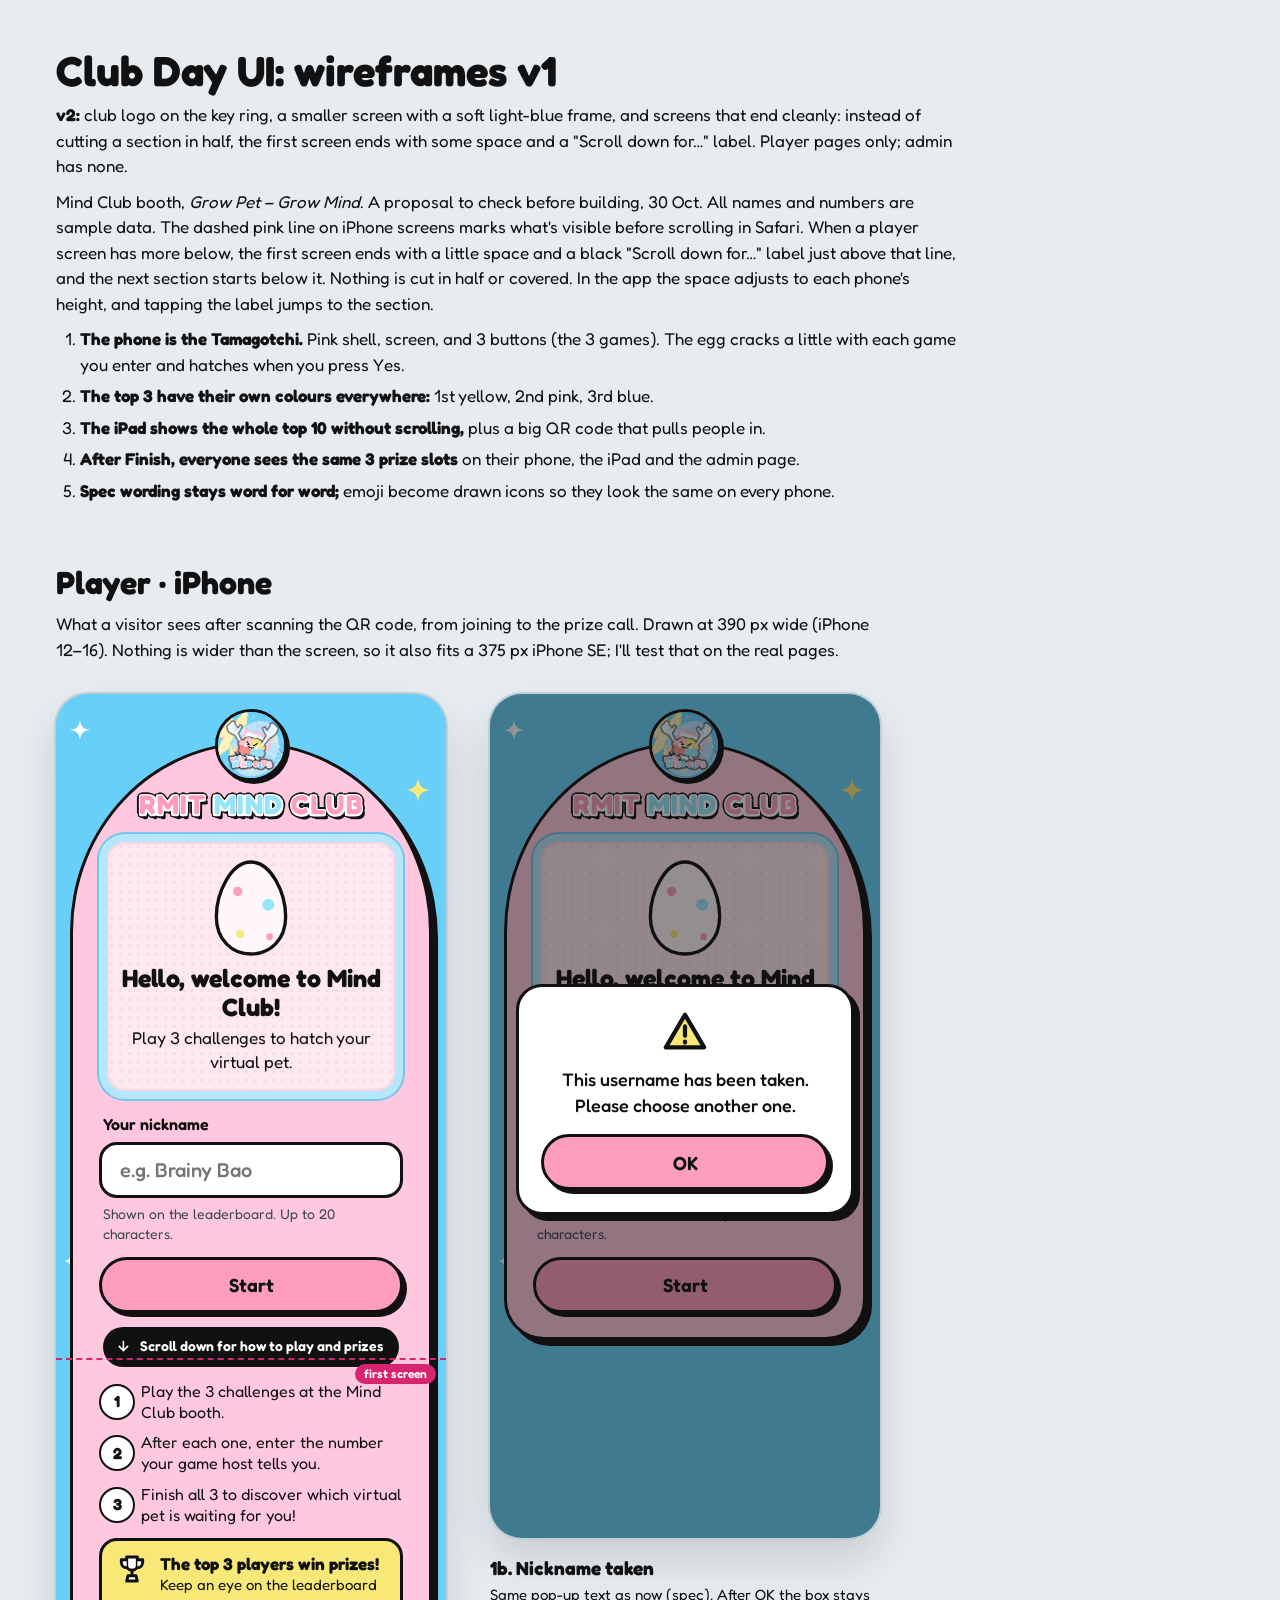
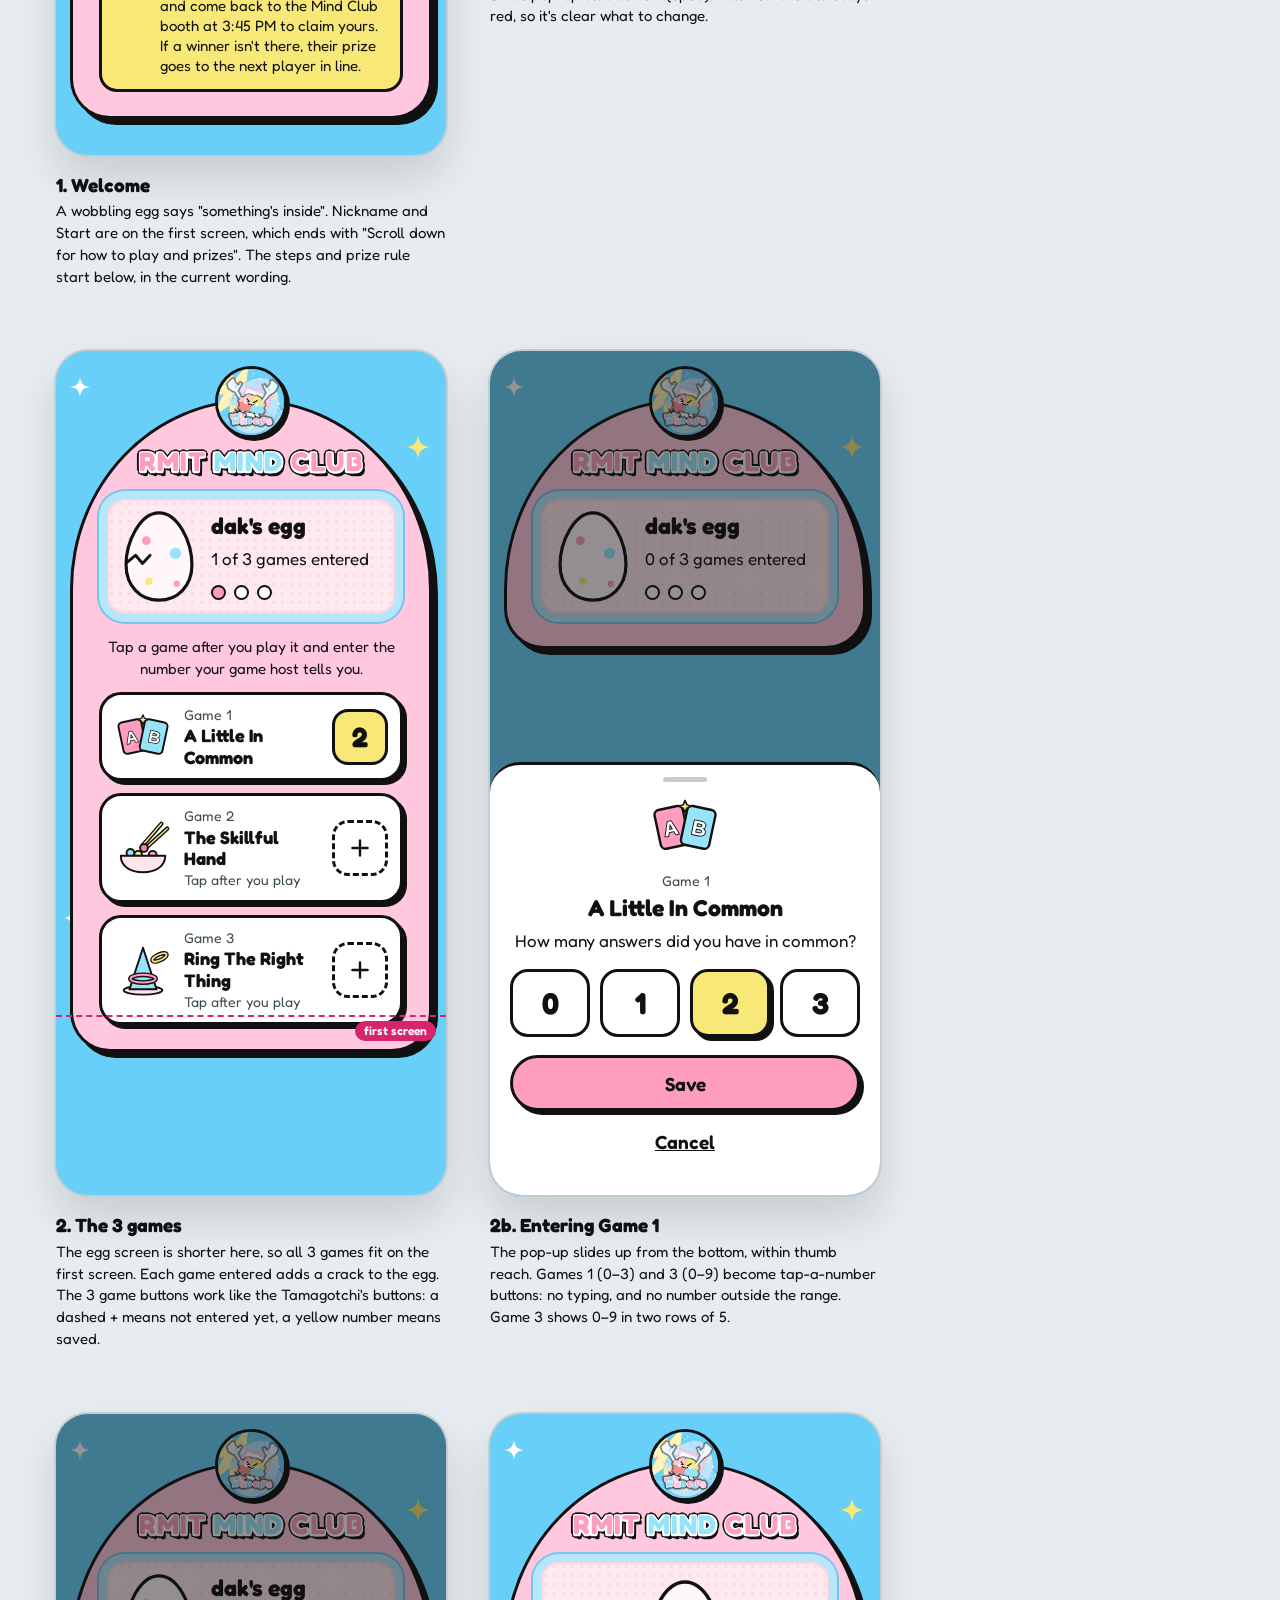
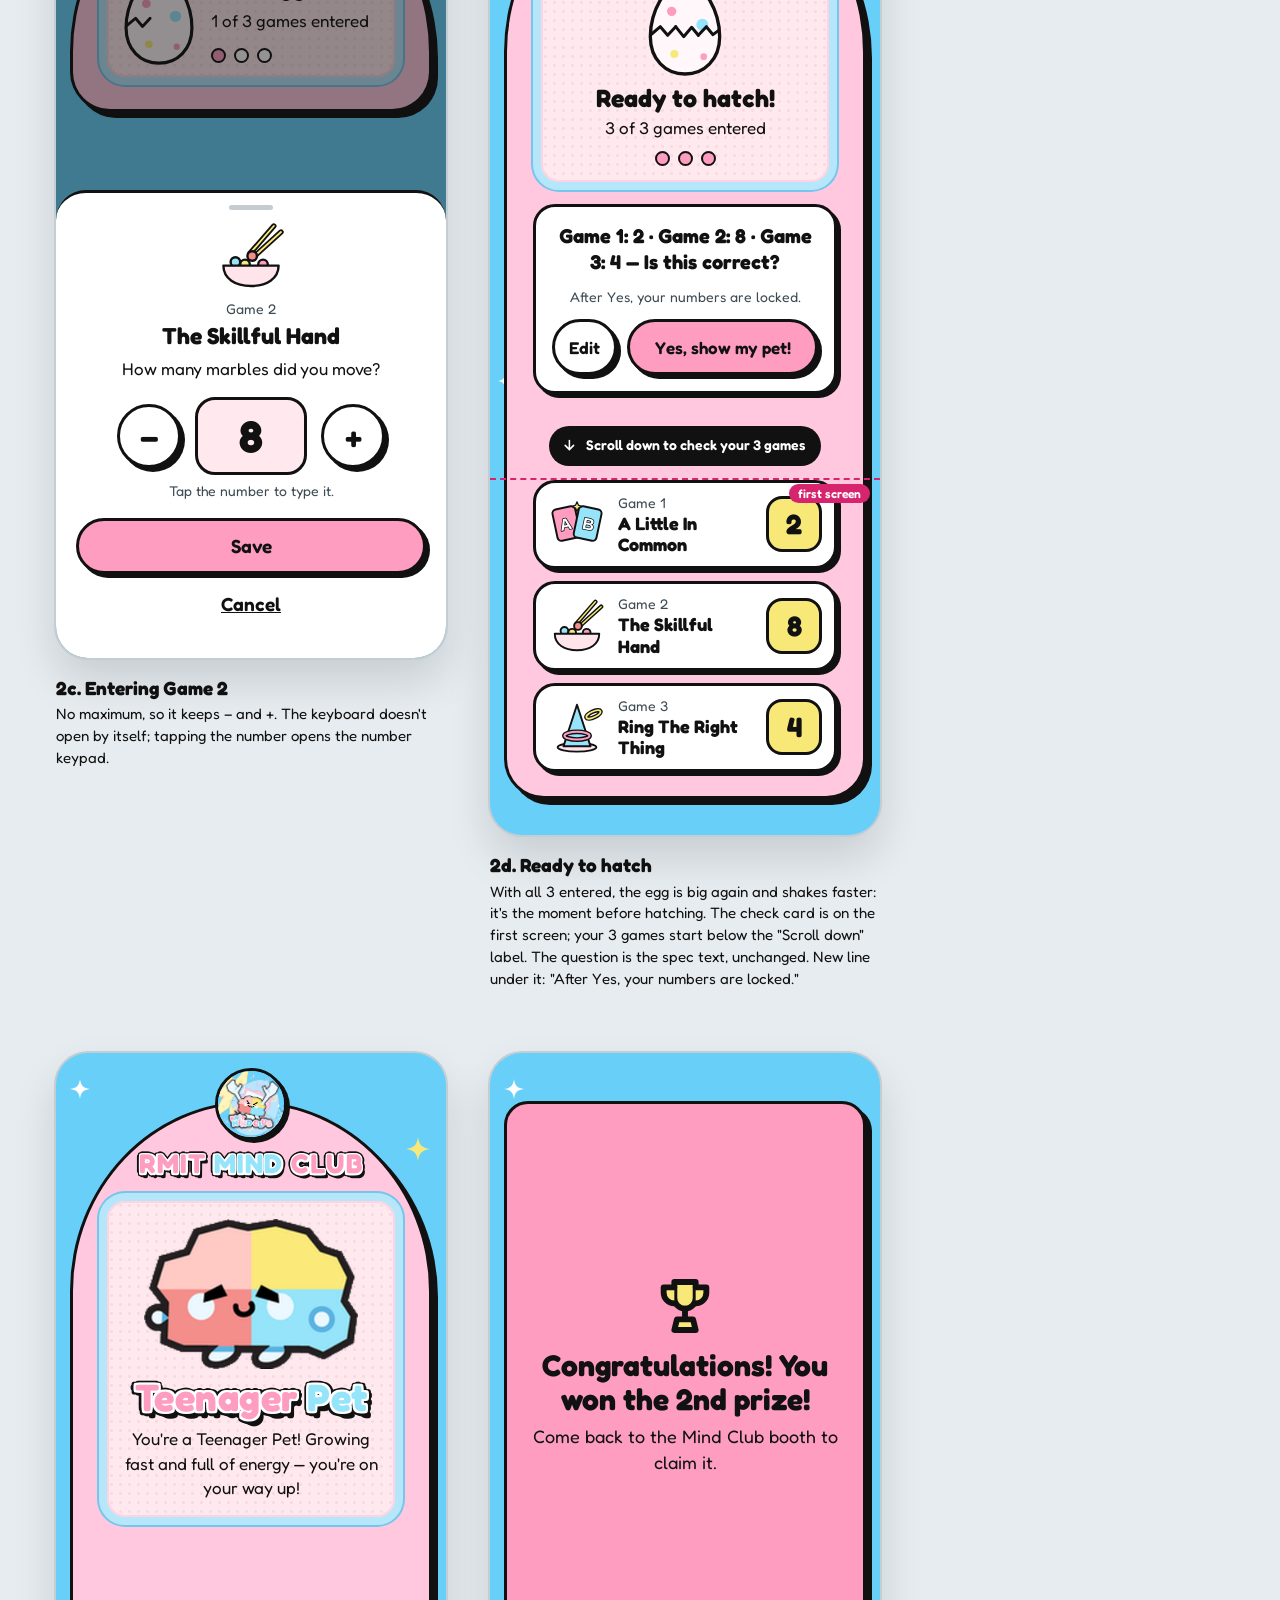
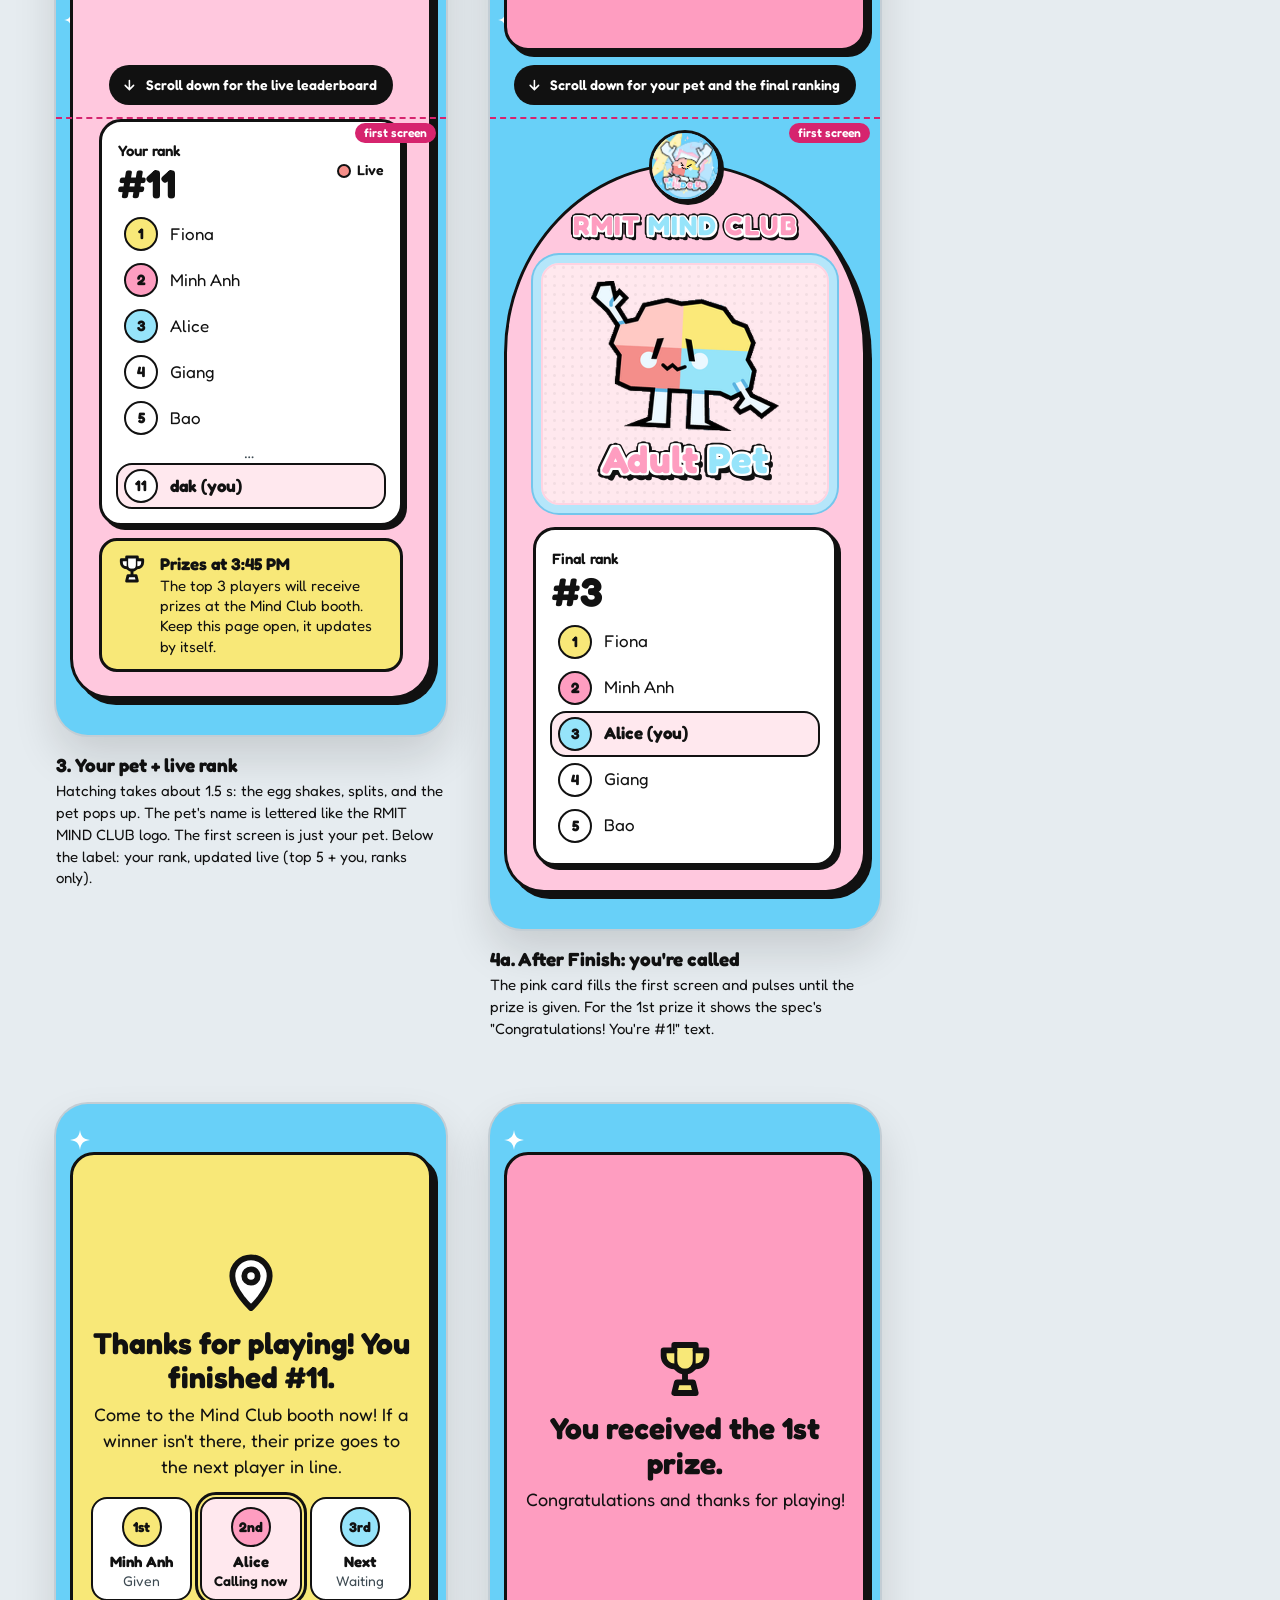
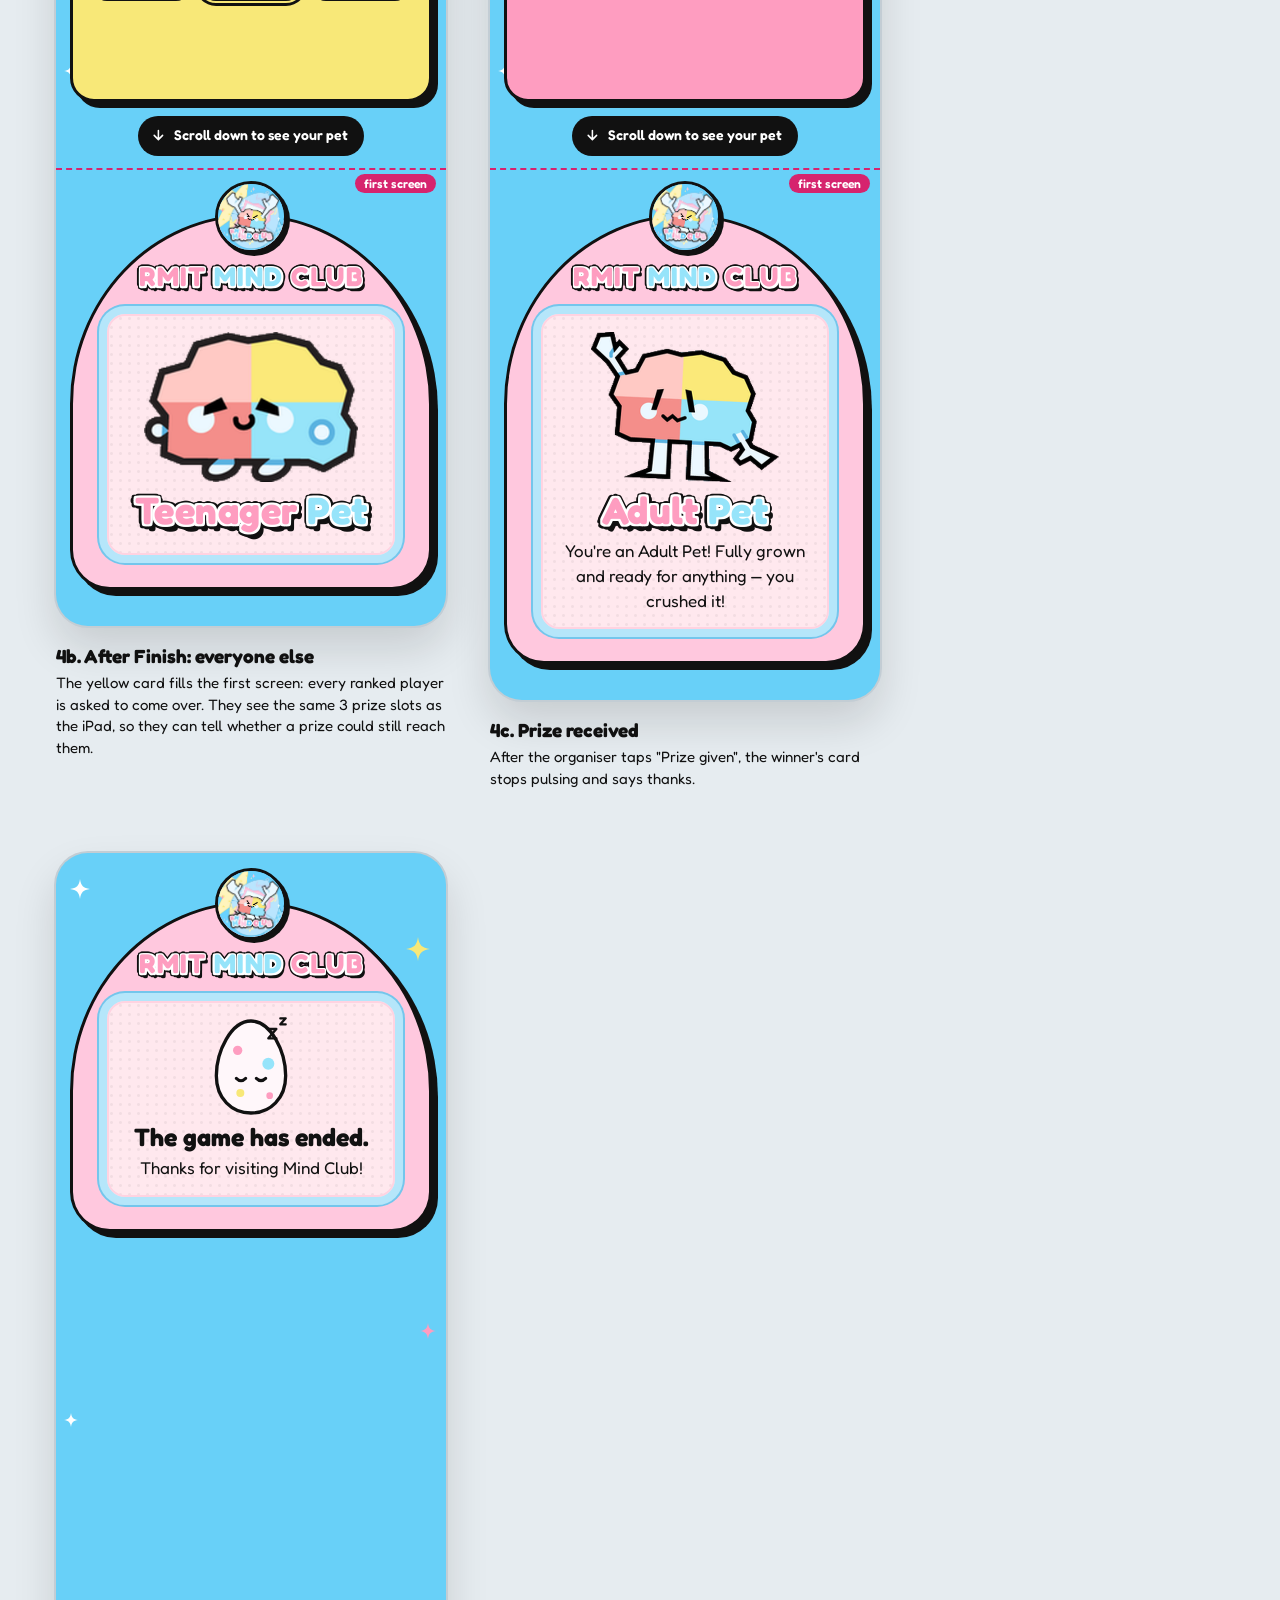
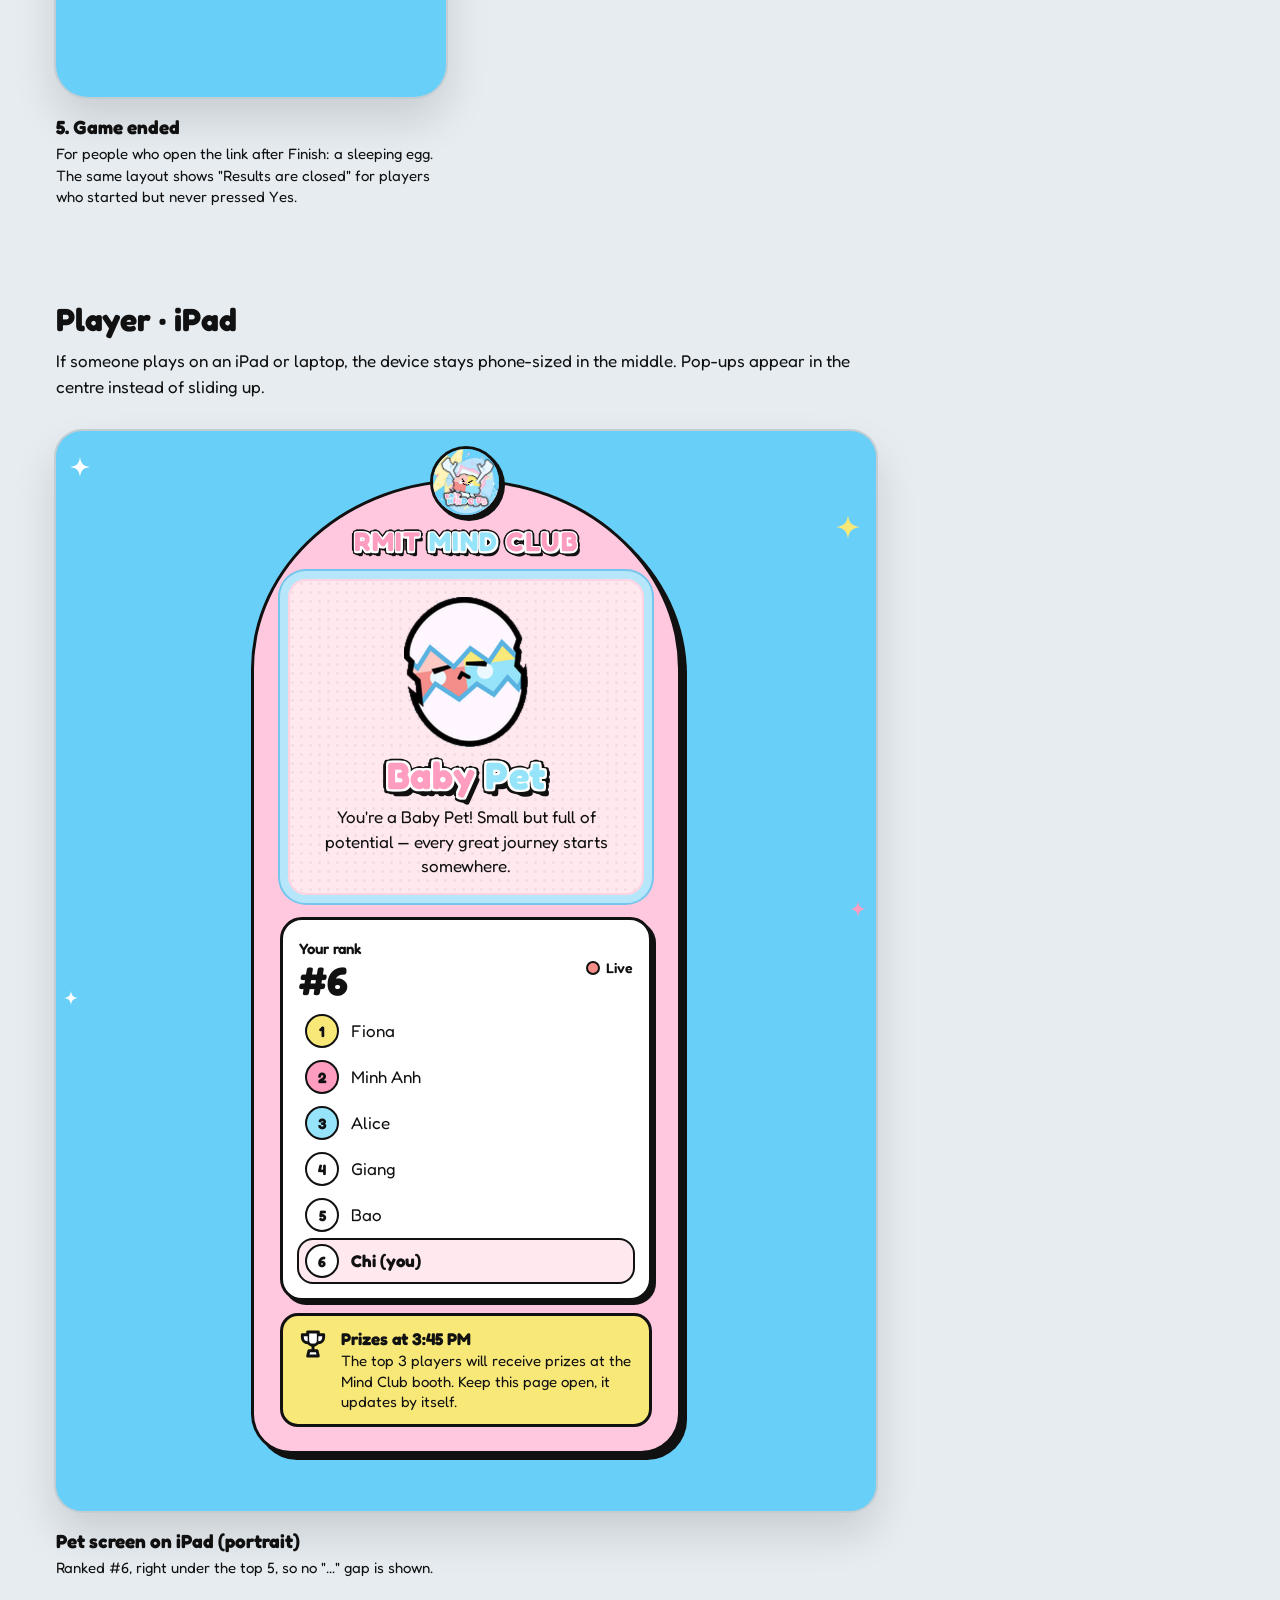
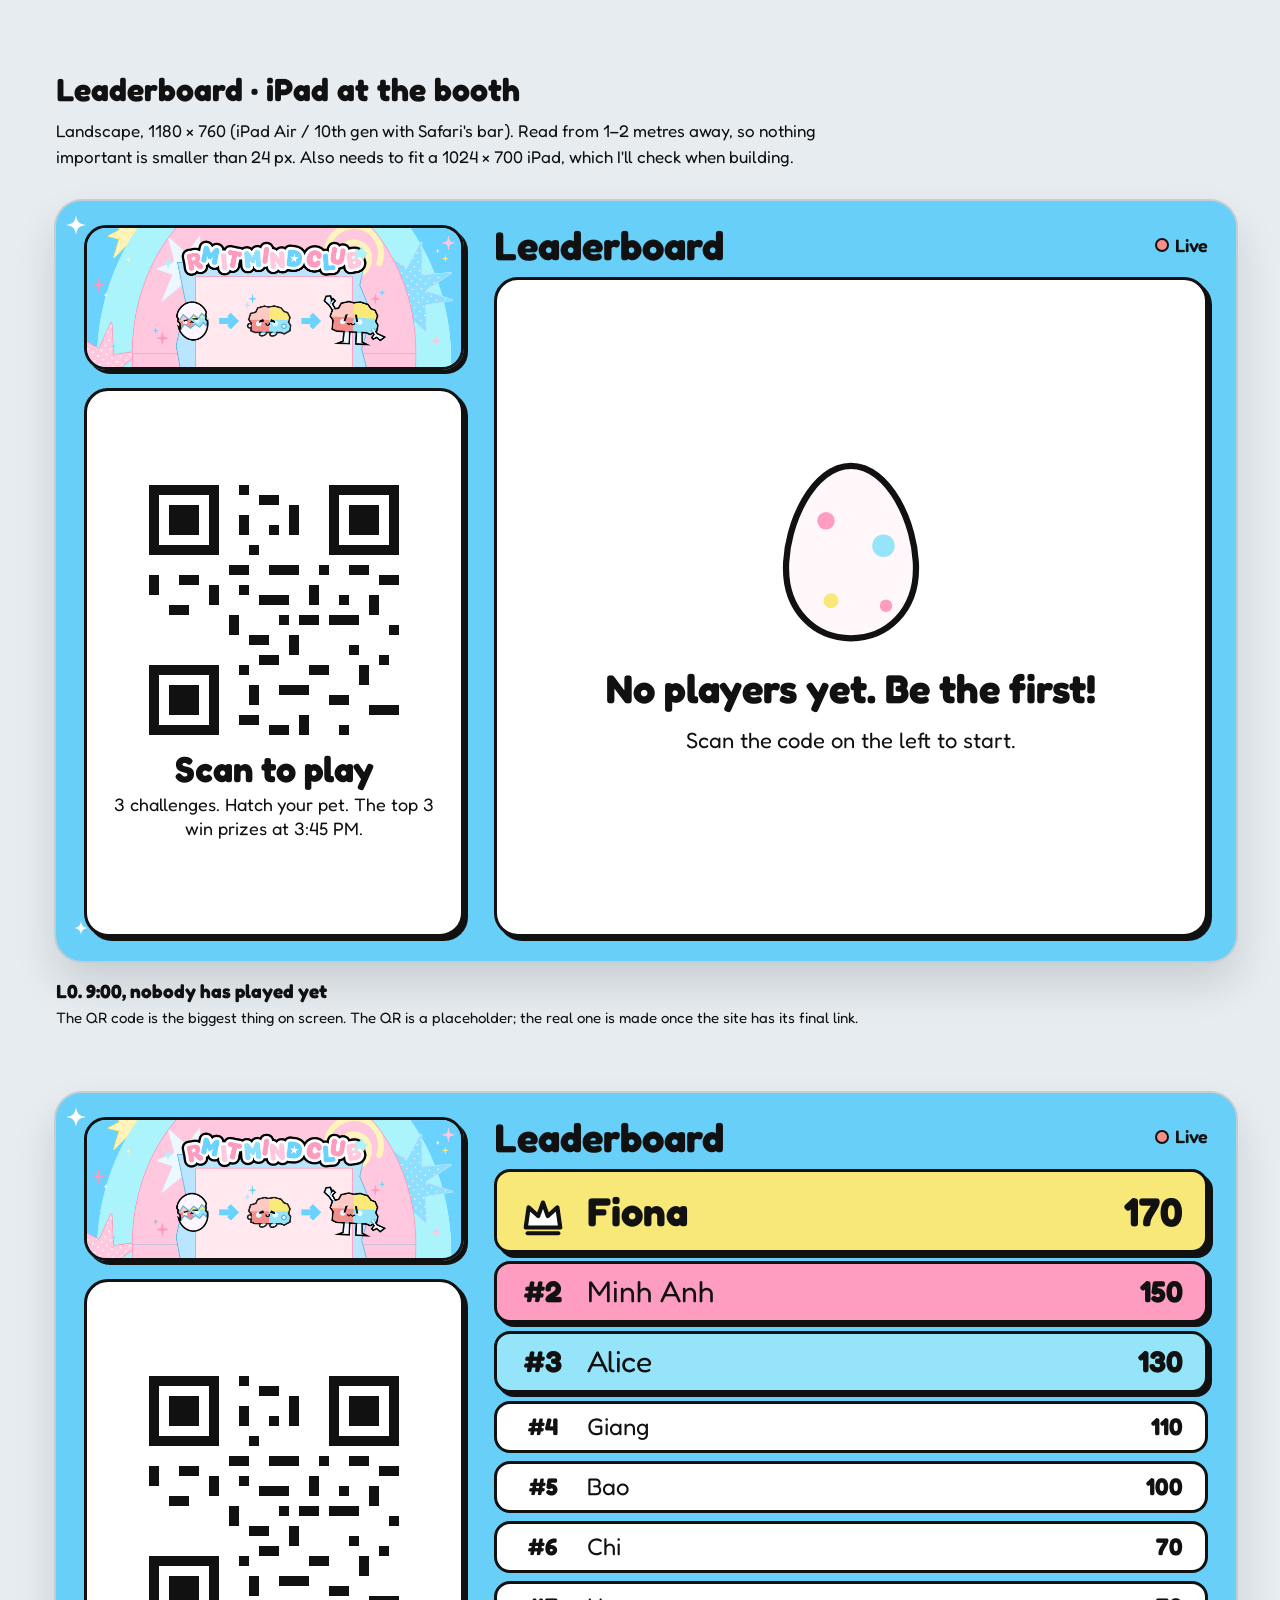
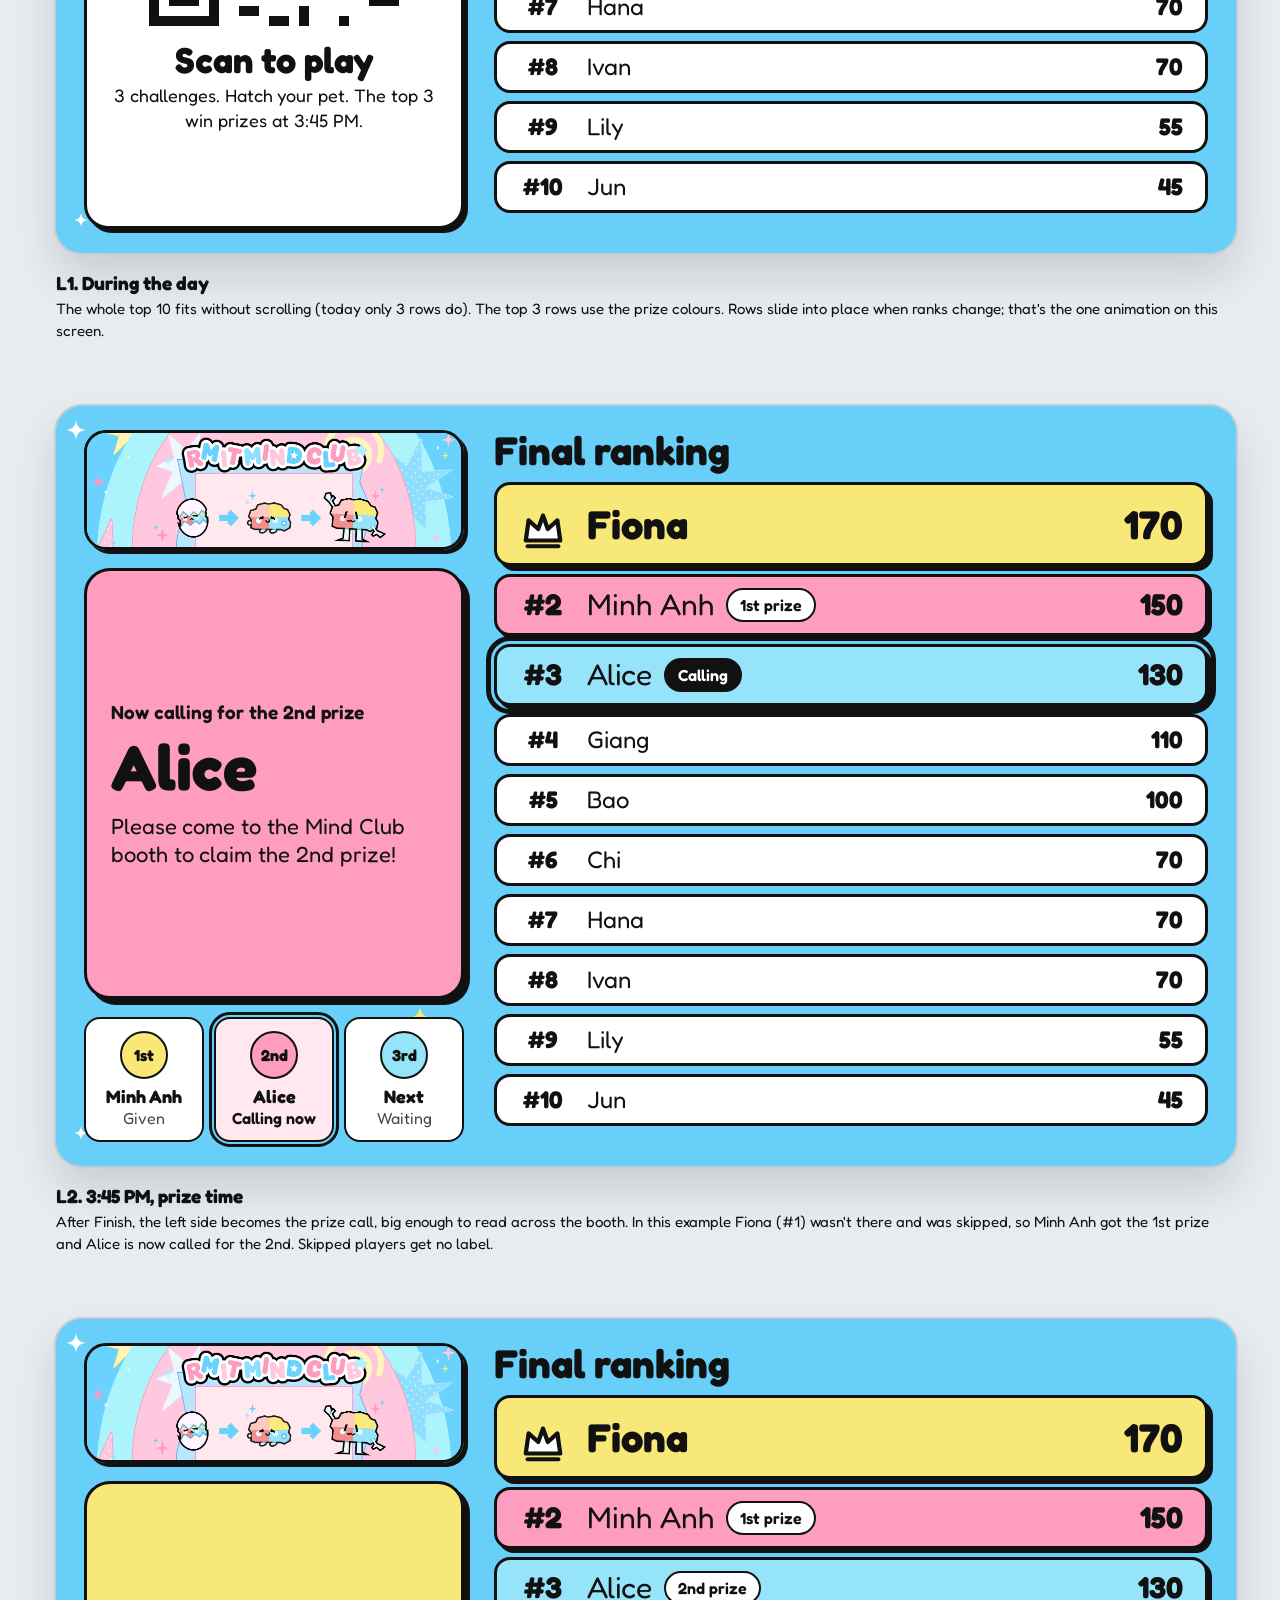
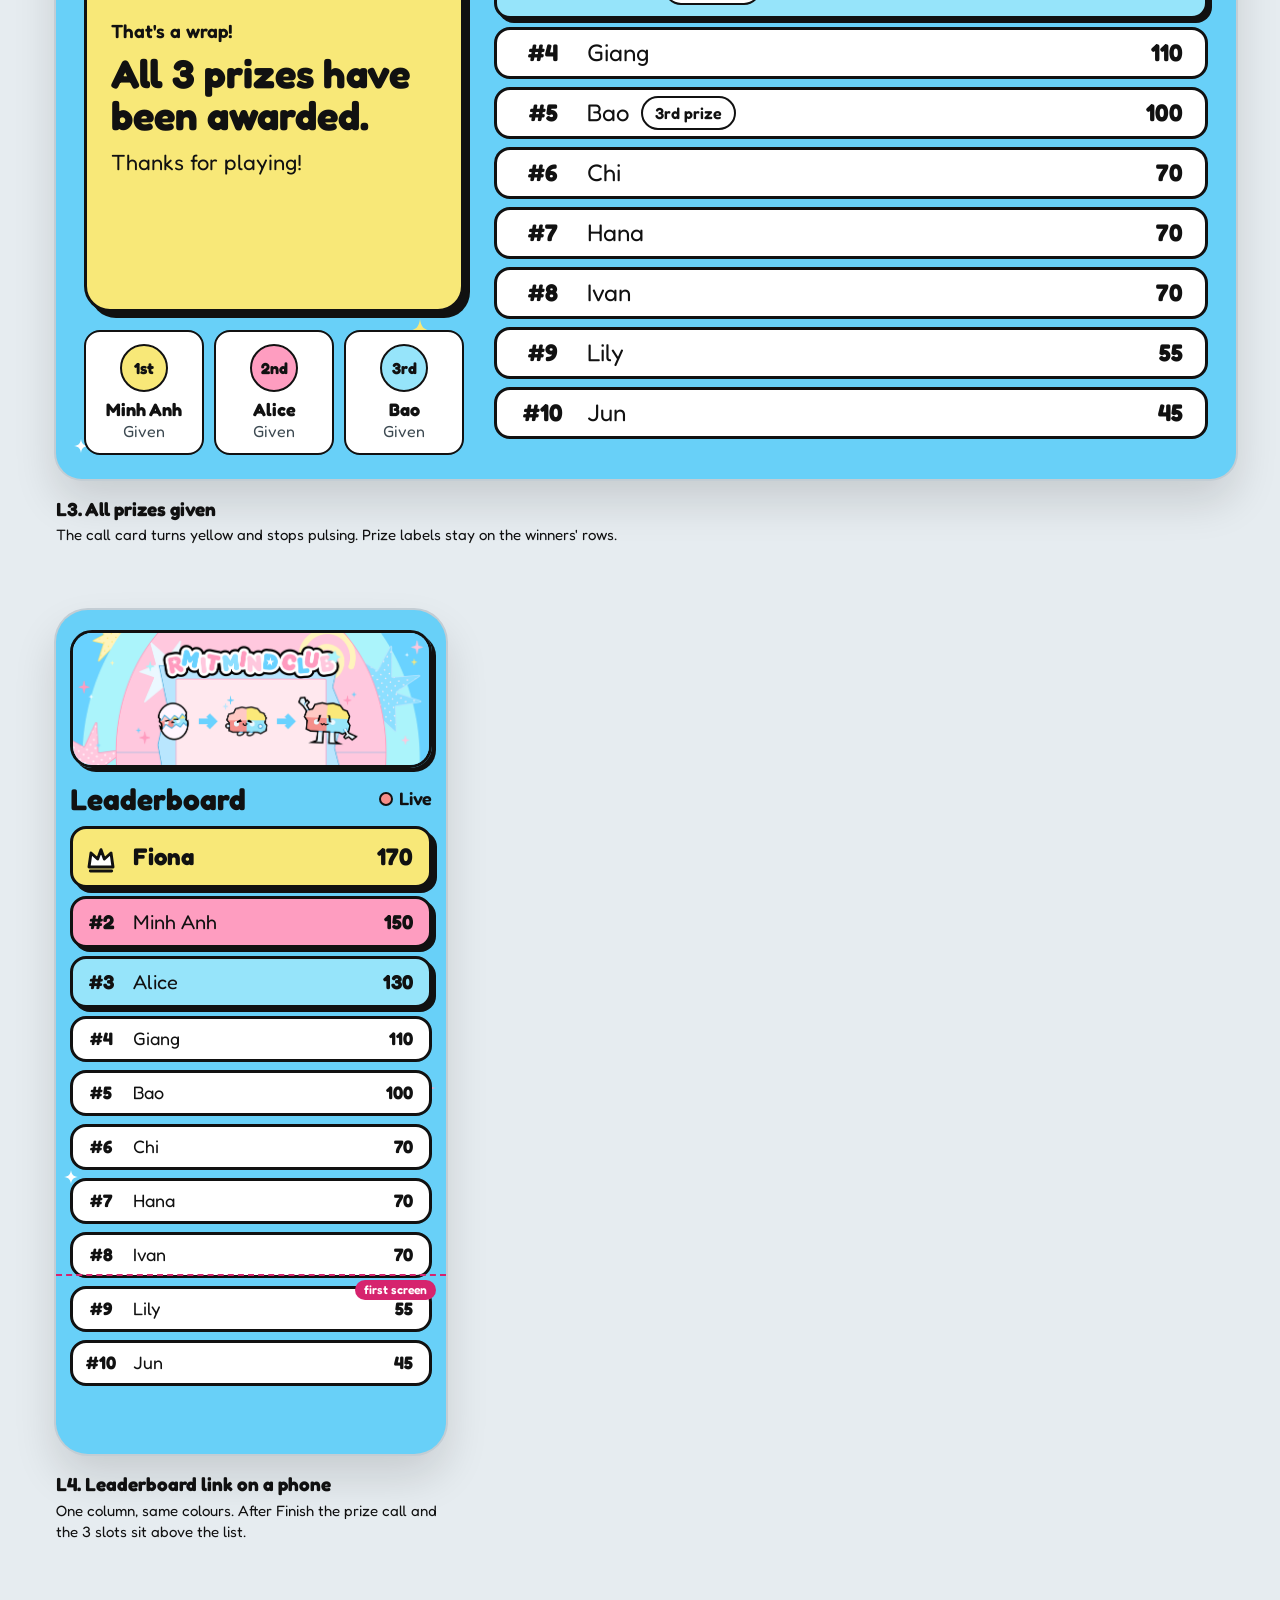
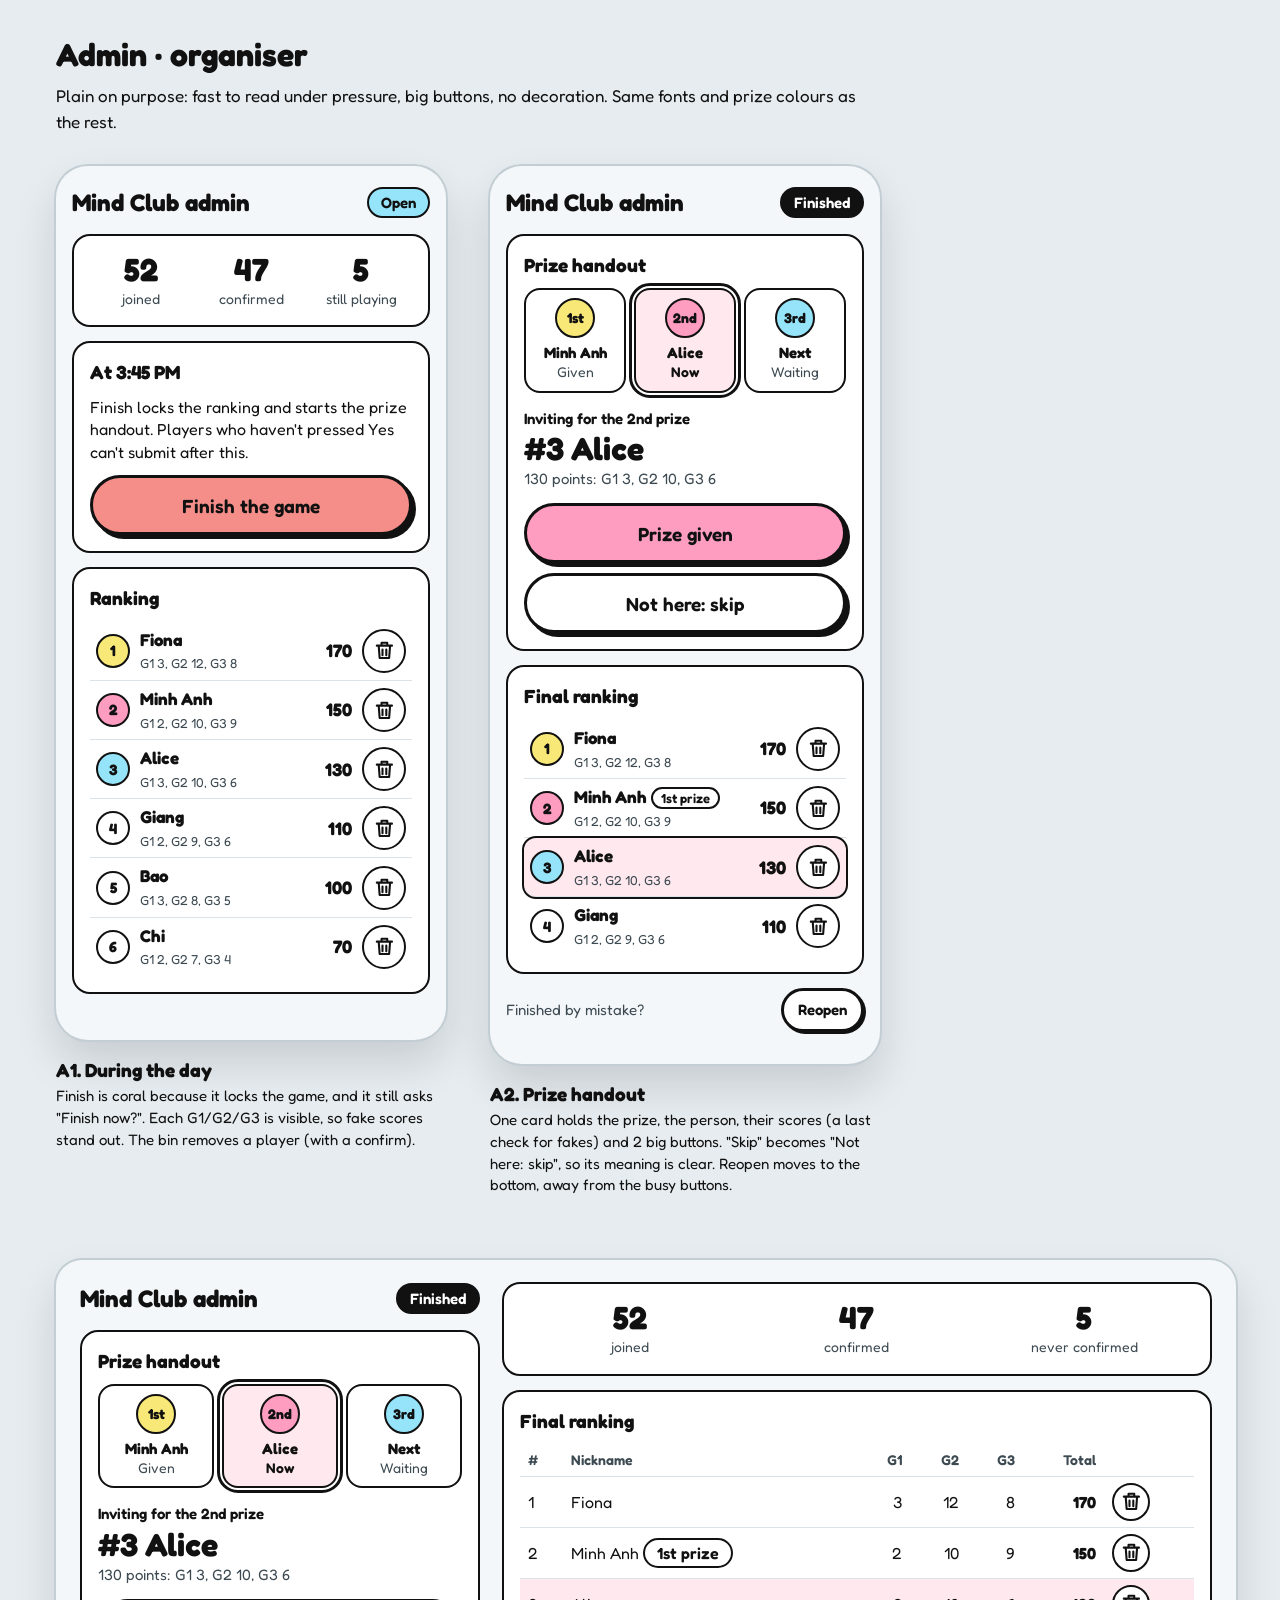
<file: design/wireframes.html>
<!DOCTYPE html>
<html lang="en">
<head>
  <meta charset="utf-8">
  <meta name="viewport" content="width=device-width, initial-scale=1">
  <meta name="robots" content="noindex">
  <title>Club Day UI: wireframes v1</title>
  <link rel="icon" href="../img/RMC_logo.jpg">
  <link rel="stylesheet" href="wireframes.css">
</head>
<body class="board">

<!-- Drawings used on every board: the egg, its cracks, icons, a QR placeholder -->
<svg width="0" height="0" style="position:absolute" aria-hidden="true">
  <defs>
    <symbol id="egg" viewBox="0 0 120 150">
      <path d="M60 6C90 6 112 52 112 88C112 122 89 144 60 144C31 144 8 122 8 88C8 52 30 6 60 6Z" fill="#FFF7FA" stroke="#111" stroke-width="5"/>
      <circle cx="40" cy="50" r="7" fill="#FE9DC0"/><circle cx="86" cy="70" r="9" fill="#96E4FA"/>
      <circle cx="44" cy="114" r="6" fill="#F8E878"/><circle cx="88" cy="118" r="5" fill="#FE9DC0"/>
    </symbol>
    <symbol id="crack1" viewBox="0 0 120 150"><path d="M10 84L23 73L34 86L46 73" fill="none" stroke="#111" stroke-width="4.5" stroke-linecap="round" stroke-linejoin="round"/></symbol>
    <symbol id="crack2" viewBox="0 0 120 150"><path d="M46 73L58 88L70 74L80 86" fill="none" stroke="#111" stroke-width="4.5" stroke-linecap="round" stroke-linejoin="round"/></symbol>
    <symbol id="crack3" viewBox="0 0 120 150"><path d="M80 86L92 73L102 85L110 79" fill="none" stroke="#111" stroke-width="4.5" stroke-linecap="round" stroke-linejoin="round"/></symbol>
    <symbol id="sleep" viewBox="0 0 120 150">
      <path d="M38 92q7 7 14 0M68 92q7 7 14 0" fill="none" stroke="#111" stroke-width="4.5" stroke-linecap="round"/>
      <path d="M86 18h12l-12 14h12M104 2h8l-8 9h8" fill="none" stroke="#111" stroke-width="3.5" stroke-linecap="round" stroke-linejoin="round"/>
    </symbol>
    <symbol id="i-crown" viewBox="0 0 24 24"><path d="M3 18 4.5 7.5l5 4.5L12 5l2.5 7 5-4.5L21 18Z"/><path d="M4 21h16"/></symbol>
    <symbol id="i-trophy" viewBox="0 0 24 24"><path d="M8 3h8v6a4 4 0 0 1-8 0Z"/><path d="M8 5H4v2a4 4 0 0 0 4 4M16 5h4v2a4 4 0 0 1-4 4M12 13v4M8 21h8l-1-4H9Z"/></symbol>
    <symbol id="i-check" viewBox="0 0 24 24"><path d="m5 12.5 4.5 4.5L19 7"/></symbol>
    <symbol id="i-down" viewBox="0 0 24 24"><path d="M12 5v13M6 12l6 6 6-6"/></symbol>
    <symbol id="i-plus" viewBox="0 0 24 24"><path d="M12 5v14M5 12h14"/></symbol>
    <symbol id="i-trash" viewBox="0 0 24 24"><path d="M4 7h16M9 7V4h6v3M6 7l1 13h10l1-13M10 11v6M14 11v6"/></symbol>
    <symbol id="i-alert" viewBox="0 0 24 24"><path d="M12 3 2 20h20Z"/><path d="M12 9v5M12 17v.5"/></symbol>
    <symbol id="i-pin" viewBox="0 0 24 24"><path d="M12 21s-7-6.5-7-12a7 7 0 0 1 14 0c0 5.5-7 12-7 12Z"/><circle cx="12" cy="9" r="2.5"/></symbol>
    <symbol id="qr" viewBox="0 0 25 25">
      <rect width="25" height="25" fill="#fff"/>
      <g fill="#111" fill-rule="evenodd" shape-rendering="crispEdges">
        <path d="M0 0h7v7H0zM1 1v5h5V1zM2 2h3v3H2z"/>
        <path d="M18 0h7v7h-7zM19 1v5h5V1zM20 2h3v3h-3z"/>
        <path d="M0 18h7v7H0zM1 19v5h5v-5zM2 20h3v3H2z"/>
        <path d="M9 0h1v1H9zM11 1h2v1h-2zM9 3h1v2H9zM12 4h1v1h-1zM14 2h1v3h-1zM10 6h1v1h-1zM8 8h2v1H8zM12 8h3v1h-3zM17 8h1v1h-1zM20 8h2v1h-2zM23 9h2v1h-2zM0 9h1v2H0zM3 9h2v1H3zM6 10h1v2H6zM9 10h1v1H9zM11 11h3v1h-3zM16 10h1v2h-1zM19 11h1v1h-1zM22 11h1v2h-1zM2 12h2v1H2zM8 13h1v2H8zM13 13h1v1h-1zM15 13h2v1h-2zM18 13h3v1h-3zM24 14h1v1h-1zM10 15h2v1h-2zM14 15h1v2h-1zM20 16h1v1h-1zM9 18h1v1H9zM11 17h2v1h-2zM16 18h2v1h-2zM21 18h1v2h-1zM23 17h1v1h-1zM10 20h1v2h-1zM13 20h3v1h-3zM18 21h2v1h-2zM22 22h3v1h-3zM9 23h2v1H9zM15 23h1v2h-1zM12 24h2v1h-2zM19 24h1v1h-1z"/>
      </g>
    </symbol>
  </defs>
</svg>

<header class="board-head">
  <h1>Club Day UI: wireframes v1</h1>
  <p><b>v2:</b> club logo on the key ring, a smaller screen with a soft light-blue frame, and screens that end cleanly: instead of cutting a section in half, the first screen ends with some space and a "Scroll down for…" label. Player pages only; admin has none.</p>
  <p>Mind Club booth, <i>Grow Pet – Grow Mind</i>. A proposal to check before building, 30 Oct. All names and numbers are sample data.
     The dashed pink line on iPhone screens marks what's visible before scrolling in Safari. When a player screen has more below, the first screen ends with a little space and a black "Scroll down for…" label just above that line, and the next section starts below it. Nothing is cut in half or covered. In the app the space adjusts to each phone's height, and tapping the label jumps to the section.</p>
  <ol>
    <li><b>The phone is the Tamagotchi.</b> Pink shell, screen, and 3 buttons (the 3 games). The egg cracks a little with each game you enter and hatches when you press Yes.</li>
    <li><b>The top 3 have their own colours everywhere:</b> 1st yellow, 2nd pink, 3rd blue.</li>
    <li><b>The iPad shows the whole top 10 without scrolling,</b> plus a big QR code that pulls people in.</li>
    <li><b>After Finish, everyone sees the same 3 prize slots</b> on their phone, the iPad and the admin page.</li>
    <li><b>Spec wording stays word for word;</b> emoji become drawn icons so they look the same on every phone.</li>
  </ol>
</header>

<!-- ================================================================ -->
<section>
  <h2>Player · iPhone</h2>
  <p>What a visitor sees after scanning the QR code, from joining to the prize call. Drawn at 390 px wide (iPhone 12–16). Nothing is wider than the screen, so it also fits a 375 px iPhone SE; I'll test that on the real pages.</p>
  <div class="row">

    <!-- 1. Welcome -->
    <figure class="w-phone">
      <div class="device phone p sparkles">
        <div class="shell">
          <img class="badge" src="../img/RMC_logo.jpg" alt="RMIT Mind Club logo">
          <span class="brand"><span class="a">RMIT</span> <span class="b">MIND</span> <span class="a">CLUB</span></span>
          <div class="first">
            <div class="screen">
              <svg class="egg wobble" viewBox="0 0 120 150" role="img" aria-label="An egg, waiting to hatch"><use href="#egg"/></svg>
              <h1>Hello, welcome to Mind Club!</h1>
              <p>Play 3 challenges to hatch your virtual pet.</p>
            </div>
            <div class="below">
              <div class="field">
                <label for="n1">Your nickname</label>
                <input id="n1" placeholder="e.g. Brainy Bao" maxlength="20">
                <small>Shown on the leaderboard. Up to 20 characters.</small>
              </div>
              <button class="btn block">Start</button>
            </div>
            <a class="next" href="#how-1"><svg class="ic" aria-hidden="true"><use href="#i-down"/></svg>Scroll down for how to play and prizes</a>
          </div>
          <div class="below" id="how-1">
            <ol class="steps">
              <li>Play the 3 challenges at the Mind Club booth.</li>
              <li>After each one, enter the number your game host tells you.</li>
              <li>Finish all 3 to discover which virtual pet is waiting for you!</li>
            </ol>
            <div class="note">
              <svg class="ic f-white" aria-hidden="true"><use href="#i-trophy"/></svg>
              <div><b>The top 3 players win prizes!</b>Keep an eye on the leaderboard and come back to the Mind Club booth at 3:45 PM to claim yours. If a winner isn't there, their prize goes to the next player in line.</div>
            </div>
          </div>
        </div>
        <div class="fold"><span>first screen</span></div>
      </div>
      <figcaption><b>1. Welcome</b>A wobbling egg says "something's inside". Nickname and Start are on the first screen, which ends with "Scroll down for how to play and prizes". The steps and prize rule start below, in the current wording.</figcaption>
    </figure>

    <!-- 1b. Nickname taken -->
    <figure class="w-phone">
      <div class="device phone fixed p sparkles">
        <div class="shell">
          <img class="badge" src="../img/RMC_logo.jpg" alt="RMIT Mind Club logo">
          <span class="brand"><span class="a">RMIT</span> <span class="b">MIND</span> <span class="a">CLUB</span></span>
          <div class="screen">
            <svg class="egg" viewBox="0 0 120 150" aria-hidden="true"><use href="#egg"/></svg>
            <h1>Hello, welcome to Mind Club!</h1>
            <p>Play 3 challenges to hatch your virtual pet.</p>
          </div>
          <div class="below">
            <div class="field">
              <label for="n2">Your nickname</label>
              <input id="n2" class="bad" value="Bao" maxlength="20">
              <small>Shown on the leaderboard. Up to 20 characters.</small>
            </div>
            <button class="btn block">Start</button>
          </div>
        </div>
        <div class="backdrop"></div>
        <div class="modal" role="dialog" aria-label="Nickname taken">
          <svg class="ic f-yellow" aria-hidden="true"><use href="#i-alert"/></svg>
          <p>This username has been taken. Please choose another one.</p>
          <button class="btn block">OK</button>
        </div>
      </div>
      <figcaption><b>1b. Nickname taken</b>Same pop-up text as now (spec). After OK the box stays red, so it's clear what to change.</figcaption>
    </figure>

    <!-- 2. Games, 1 of 3 -->
    <figure class="w-phone">
      <div class="device phone p sparkles">
        <div class="shell">
          <img class="badge" src="../img/RMC_logo.jpg" alt="RMIT Mind Club logo">
          <span class="brand"><span class="a">RMIT</span> <span class="b">MIND</span> <span class="a">CLUB</span></span>
          <div class="screen compact">
            <svg class="egg wobble" viewBox="0 0 120 150" role="img" aria-label="Your egg has 1 crack"><use href="#egg"/><use href="#crack1"/></svg>
            <h1>dak's egg</h1>
            <p>1 of 3 games entered</p>
            <div class="pips" aria-hidden="true"><i class="on"></i><i></i><i></i></div>
          </div>
          <div class="below">
            <p class="hint">Tap a game after you play it and enter the number your game host tells you.</p>
            <div class="games">
              <button class="game"><img src="../img/games/game1.svg" alt=""><span><small>Game 1</small><strong>A Little In Common</strong></span><span class="lcd" aria-label="Saved: 2">2</span></button>
              <button class="game"><img src="../img/games/game2.svg" alt=""><span><small>Game 2</small><strong>The Skillful Hand</strong><em>Tap after you play</em></span><span class="lcd empty"><svg class="ic" aria-hidden="true"><use href="#i-plus"/></svg></span></button>
              <button class="game"><img src="../img/games/game3.svg" alt=""><span><small>Game 3</small><strong>Ring The Right Thing</strong><em>Tap after you play</em></span><span class="lcd empty"><svg class="ic" aria-hidden="true"><use href="#i-plus"/></svg></span></button>
            </div>
          </div>
        </div>
        <div class="fold"><span>first screen</span></div>
      </div>
      <figcaption><b>2. The 3 games</b>The egg screen is shorter here, so all 3 games fit on the first screen. Each game entered adds a crack to the egg. The 3 game buttons work like the Tamagotchi's buttons: a dashed + means not entered yet, a yellow number means saved.</figcaption>
    </figure>

    <!-- 2b. Game 1 pop-up -->
    <figure class="w-phone">
      <div class="device phone fixed p sparkles">
        <div class="shell">
          <img class="badge" src="../img/RMC_logo.jpg" alt="RMIT Mind Club logo">
          <span class="brand"><span class="a">RMIT</span> <span class="b">MIND</span> <span class="a">CLUB</span></span>
          <div class="screen compact">
            <svg class="egg" viewBox="0 0 120 150" aria-hidden="true"><use href="#egg"/></svg>
            <h1>dak's egg</h1>
            <p>0 of 3 games entered</p>
            <div class="pips" aria-hidden="true"><i></i><i></i><i></i></div>
          </div>
        </div>
        <div class="backdrop"></div>
        <div class="sheet" role="dialog" aria-label="Game 1">
          <div class="grab"></div>
          <img src="../img/games/game1.svg" alt="">
          <small>Game 1</small>
          <h3>A Little In Common</h3>
          <p class="q">How many answers did you have in common?</p>
          <div class="picker" role="radiogroup" aria-label="Answers in common">
            <button role="radio" aria-checked="false">0</button>
            <button role="radio" aria-checked="false">1</button>
            <button role="radio" aria-checked="true" class="on">2</button>
            <button role="radio" aria-checked="false">3</button>
          </div>
          <div class="actions">
            <button class="btn block">Save</button>
            <button class="btn quiet">Cancel</button>
          </div>
        </div>
      </div>
      <figcaption><b>2b. Entering Game 1</b>The pop-up slides up from the bottom, within thumb reach. Games 1 (0–3) and 3 (0–9) become tap-a-number buttons: no typing, and no number outside the range. Game 3 shows 0–9 in two rows of 5.</figcaption>
    </figure>

    <!-- 2c. Game 2 pop-up -->
    <figure class="w-phone">
      <div class="device phone fixed p sparkles">
        <div class="shell">
          <img class="badge" src="../img/RMC_logo.jpg" alt="RMIT Mind Club logo">
          <span class="brand"><span class="a">RMIT</span> <span class="b">MIND</span> <span class="a">CLUB</span></span>
          <div class="screen compact">
            <svg class="egg" viewBox="0 0 120 150" aria-hidden="true"><use href="#egg"/><use href="#crack1"/></svg>
            <h1>dak's egg</h1>
            <p>1 of 3 games entered</p>
            <div class="pips" aria-hidden="true"><i class="on"></i><i></i><i></i></div>
          </div>
        </div>
        <div class="backdrop"></div>
        <div class="sheet" role="dialog" aria-label="Game 2">
          <div class="grab"></div>
          <img src="../img/games/game2.svg" alt="">
          <small>Game 2</small>
          <h3>The Skillful Hand</h3>
          <p class="q">How many marbles did you move?</p>
          <div class="stepper">
            <button aria-label="Decrease">−</button>
            <output aria-label="Marbles moved">8</output>
            <button aria-label="Increase">+</button>
          </div>
          <p class="tiny">Tap the number to type it.</p>
          <div class="actions">
            <button class="btn block">Save</button>
            <button class="btn quiet">Cancel</button>
          </div>
        </div>
      </div>
      <figcaption><b>2c. Entering Game 2</b>No maximum, so it keeps − and +. The keyboard doesn't open by itself; tapping the number opens the number keypad.</figcaption>
    </figure>

    <!-- 2d. Ready to hatch -->
    <figure class="w-phone">
      <div class="device phone p sparkles">
        <div class="shell">
          <img class="badge" src="../img/RMC_logo.jpg" alt="RMIT Mind Club logo">
          <span class="brand"><span class="a">RMIT</span> <span class="b">MIND</span> <span class="a">CLUB</span></span>
          <div class="first">
            <div class="screen">
              <svg class="egg wobble fast" viewBox="0 0 120 150" role="img" aria-label="Your egg is about to hatch"><use href="#egg"/><use href="#crack1"/><use href="#crack2"/><use href="#crack3"/></svg>
              <h1>Ready to hatch!</h1>
              <p>3 of 3 games entered</p>
              <div class="pips" aria-hidden="true"><i class="on"></i><i class="on"></i><i class="on"></i></div>
            </div>
            <div class="sticker confirm">
              <h2>Game 1: 2 · Game 2: 8 · Game 3: 4 — Is this correct?</h2>
              <p class="warn">After Yes, your numbers are locked.</p>
              <div class="actions">
                <button class="btn white">Edit</button>
                <button class="btn">Yes, show my pet!</button>
              </div>
            </div>
            <a class="next" href="#games-2d"><svg class="ic" aria-hidden="true"><use href="#i-down"/></svg>Scroll down to check your 3 games</a>
          </div>
          <div class="below" id="games-2d">
            <div class="games">
              <button class="game"><img src="../img/games/game1.svg" alt=""><span><small>Game 1</small><strong>A Little In Common</strong></span><span class="lcd">2</span></button>
              <button class="game"><img src="../img/games/game2.svg" alt=""><span><small>Game 2</small><strong>The Skillful Hand</strong></span><span class="lcd">8</span></button>
              <button class="game"><img src="../img/games/game3.svg" alt=""><span><small>Game 3</small><strong>Ring The Right Thing</strong></span><span class="lcd">4</span></button>
            </div>
          </div>
        </div>
        <div class="fold"><span>first screen</span></div>
      </div>
      <figcaption><b>2d. Ready to hatch</b>With all 3 entered, the egg is big again and shakes faster: it's the moment before hatching. The check card is on the first screen; your 3 games start below the "Scroll down" label. The question is the spec text, unchanged. New line under it: "After Yes, your numbers are locked."</figcaption>
    </figure>

    <!-- 3. Pet + live rank -->
    <figure class="w-phone">
      <div class="device phone p sparkles">
        <div class="shell">
          <img class="badge" src="../img/RMC_logo.jpg" alt="RMIT Mind Club logo">
          <span class="brand"><span class="a">RMIT</span> <span class="b">MIND</span> <span class="a">CLUB</span></span>
          <div class="first">
            <div class="screen">
              <img class="pet-img" src="../img/pets/teen.png" alt="Teenager Pet">
              <div class="wordmark"><span class="a">Teenager</span> <span class="b">Pet</span></div>
              <p>You're a Teenager Pet! Growing fast and full of energy — you're on your way up!</p>
            </div>
            <a class="next" href="#rank-3"><svg class="ic" aria-hidden="true"><use href="#i-down"/></svg>Scroll down for the live leaderboard</a>
          </div>
          <div class="below" id="rank-3">
            <div class="sticker standing">
              <header>
                <div><span class="label">Your rank</span><span class="big">#11</span></div>
                <span class="live">Live</span>
              </header>
              <ol class="ranks">
                <li><span class="tok r1">1</span>Fiona</li>
                <li><span class="tok r2">2</span>Minh Anh</li>
                <li><span class="tok r3">3</span>Alice</li>
                <li><span class="tok">4</span>Giang</li>
                <li><span class="tok">5</span>Bao</li>
                <li class="gap" aria-hidden="true">…</li>
                <li class="me"><span class="tok">11</span>dak (you)</li>
              </ol>
            </div>
            <div class="note">
              <svg class="ic f-white" aria-hidden="true"><use href="#i-trophy"/></svg>
              <div><b>Prizes at 3:45 PM</b>The top 3 players will receive prizes at the Mind Club booth. Keep this page open, it updates by itself.</div>
            </div>
          </div>
        </div>
        <div class="fold"><span>first screen</span></div>
      </div>
      <figcaption><b>3. Your pet + live rank</b>Hatching takes about 1.5 s: the egg shakes, splits, and the pet pops up. The pet's name is lettered like the RMIT MIND CLUB logo. The first screen is just your pet. Below the label: your rank, updated live (top 5 + you, ranks only).</figcaption>
    </figure>

    <!-- 4a. Finished: you're called -->
    <figure class="w-phone">
      <div class="device phone p sparkles">
        <div class="first">
        <div class="callout pink pulse">
          <svg class="ic f-yellow" aria-hidden="true"><use href="#i-trophy"/></svg>
          <h2>Congratulations! You won the 2nd prize!</h2>
          <p>Come back to the Mind Club booth to claim it.</p>
        </div>
        <a class="next" href="#pet-4a"><svg class="ic" aria-hidden="true"><use href="#i-down"/></svg>Scroll down for your pet and the final ranking</a>
        </div>
        <div class="shell" id="pet-4a">
          <img class="badge" src="../img/RMC_logo.jpg" alt="RMIT Mind Club logo">
          <span class="brand"><span class="a">RMIT</span> <span class="b">MIND</span> <span class="a">CLUB</span></span>
          <div class="screen">
            <img class="pet-img" src="../img/pets/adult.png" alt="Adult Pet">
            <div class="wordmark"><span class="a">Adult</span> <span class="b">Pet</span></div>
          </div>
          <div class="below">
            <div class="sticker standing">
              <header><div><span class="label">Final rank</span><span class="big">#3</span></div></header>
              <ol class="ranks">
                <li><span class="tok r1">1</span>Fiona</li>
                <li><span class="tok r2">2</span>Minh Anh</li>
                <li class="me"><span class="tok r3">3</span>Alice (you)</li>
                <li><span class="tok">4</span>Giang</li>
                <li><span class="tok">5</span>Bao</li>
              </ol>
            </div>
          </div>
        </div>
        <div class="fold"><span>first screen</span></div>
      </div>
      <figcaption><b>4a. After Finish: you're called</b>The pink card fills the first screen and pulses until the prize is given. For the 1st prize it shows the spec's "Congratulations! You're #1!" text.</figcaption>
    </figure>

    <!-- 4b. Finished: everyone else -->
    <figure class="w-phone">
      <div class="device phone p sparkles">
        <div class="first">
        <div class="callout yellow">
          <svg class="ic f-white" aria-hidden="true"><use href="#i-pin"/></svg>
          <h2>Thanks for playing! You finished #11.</h2>
          <p>Come to the Mind Club booth now! If a winner isn't there, their prize goes to the next player in line.</p>
          <div class="prizes">
            <div class="prize p1"><div class="medal">1st</div><b>Minh Anh</b><span>Given</span></div>
            <div class="prize p2 now"><div class="medal">2nd</div><b>Alice</b><span>Calling now</span></div>
            <div class="prize p3"><div class="medal">3rd</div><b>Next</b><span>Waiting</span></div>
          </div>
        </div>
        <a class="next" href="#pet-4b"><svg class="ic" aria-hidden="true"><use href="#i-down"/></svg>Scroll down to see your pet</a>
        </div>
        <div class="shell" id="pet-4b">
          <img class="badge" src="../img/RMC_logo.jpg" alt="RMIT Mind Club logo">
          <span class="brand"><span class="a">RMIT</span> <span class="b">MIND</span> <span class="a">CLUB</span></span>
          <div class="screen">
            <img class="pet-img" src="../img/pets/teen.png" alt="Teenager Pet">
            <div class="wordmark"><span class="a">Teenager</span> <span class="b">Pet</span></div>
          </div>
        </div>
        <div class="fold"><span>first screen</span></div>
      </div>
      <figcaption><b>4b. After Finish: everyone else</b>The yellow card fills the first screen: every ranked player is asked to come over. They see the same 3 prize slots as the iPad, so they can tell whether a prize could still reach them.</figcaption>
    </figure>

    <!-- 4c. Prize received -->
    <figure class="w-phone">
      <div class="device phone p sparkles">
        <div class="first">
        <div class="callout pink">
          <svg class="ic f-yellow" aria-hidden="true"><use href="#i-trophy"/></svg>
          <h2>You received the 1st prize.</h2>
          <p>Congratulations and thanks for playing!</p>
        </div>
        <a class="next" href="#pet-4c"><svg class="ic" aria-hidden="true"><use href="#i-down"/></svg>Scroll down to see your pet</a>
        </div>
        <div class="shell" id="pet-4c">
          <img class="badge" src="../img/RMC_logo.jpg" alt="RMIT Mind Club logo">
          <span class="brand"><span class="a">RMIT</span> <span class="b">MIND</span> <span class="a">CLUB</span></span>
          <div class="screen">
            <img class="pet-img" src="../img/pets/adult.png" alt="Adult Pet">
            <div class="wordmark"><span class="a">Adult</span> <span class="b">Pet</span></div>
            <p>You're an Adult Pet! Fully grown and ready for anything — you crushed it!</p>
          </div>
        </div>
        <div class="fold"><span>first screen</span></div>
      </div>
      <figcaption><b>4c. Prize received</b>After the organiser taps "Prize given", the winner's card stops pulsing and says thanks.</figcaption>
    </figure>

    <!-- 5. Ended -->
    <figure class="w-phone">
      <div class="device phone p sparkles">
        <div class="shell">
          <img class="badge" src="../img/RMC_logo.jpg" alt="RMIT Mind Club logo">
          <span class="brand"><span class="a">RMIT</span> <span class="b">MIND</span> <span class="a">CLUB</span></span>
          <div class="screen">
            <svg class="egg" viewBox="0 0 120 150" role="img" aria-label="A sleeping egg"><use href="#egg"/><use href="#sleep"/></svg>
            <h1>The game has ended.</h1>
            <p>Thanks for visiting Mind Club!</p>
          </div>
        </div>
      </div>
      <figcaption><b>5. Game ended</b>For people who open the link after Finish: a sleeping egg. The same layout shows "Results are closed" for players who started but never pressed Yes.</figcaption>
    </figure>

  </div>
</section>

<!-- ================================================================ -->
<section>
  <h2>Player · iPad</h2>
  <p>If someone plays on an iPad or laptop, the device stays phone-sized in the middle. Pop-ups appear in the centre instead of sliding up.</p>
  <div class="row">
    <figure class="w-ipad-p">
      <div class="device ipad-p p center sparkles">
        <div class="shell">
          <img class="badge" src="../img/RMC_logo.jpg" alt="RMIT Mind Club logo">
          <span class="brand"><span class="a">RMIT</span> <span class="b">MIND</span> <span class="a">CLUB</span></span>
          <div class="screen">
            <img class="pet-img" src="../img/pets/baby.png" alt="Baby Pet">
            <div class="wordmark"><span class="a">Baby</span> <span class="b">Pet</span></div>
            <p>You're a Baby Pet! Small but full of potential — every great journey starts somewhere.</p>
          </div>
          <div class="below">
            <div class="sticker standing">
              <header>
                <div><span class="label">Your rank</span><span class="big">#6</span></div>
                <span class="live">Live</span>
              </header>
              <ol class="ranks">
                <li><span class="tok r1">1</span>Fiona</li>
                <li><span class="tok r2">2</span>Minh Anh</li>
                <li><span class="tok r3">3</span>Alice</li>
                <li><span class="tok">4</span>Giang</li>
                <li><span class="tok">5</span>Bao</li>
                <li class="me"><span class="tok">6</span>Chi (you)</li>
              </ol>
            </div>
            <div class="note">
              <svg class="ic f-white" aria-hidden="true"><use href="#i-trophy"/></svg>
              <div><b>Prizes at 3:45 PM</b>The top 3 players will receive prizes at the Mind Club booth. Keep this page open, it updates by itself.</div>
            </div>
          </div>
        </div>
      </div>
      <figcaption><b>Pet screen on iPad (portrait)</b>Ranked #6, right under the top 5, so no "…" gap is shown.</figcaption>
    </figure>
  </div>
</section>

<!-- ================================================================ -->
<section>
  <h2>Leaderboard · iPad at the booth</h2>
  <p>Landscape, 1180 × 760 (iPad Air / 10th gen with Safari's bar). Read from 1–2 metres away, so nothing important is smaller than 24 px. Also needs to fit a 1024 × 700 iPad, which I'll check when building.</p>
  <div class="row">

    <!-- L0 empty -->
    <figure class="w-ipad-l">
      <div class="device ipad-l lb sparkles">
        <div class="lb-side">
          <img class="lb-banner" src="../img/RMC-banner.png" alt="RMIT Mind Club: Grow Pet, Grow Mind">
          <div class="scan">
            <svg viewBox="0 0 25 25" role="img" aria-label="QR code to the player page (placeholder)"><use href="#qr"/></svg>
            <h2>Scan to play</h2>
            <p>3 challenges. Hatch your pet. The top 3 win prizes at 3:45 PM.</p>
          </div>
        </div>
        <div class="lb-main">
          <div class="lb-head"><h1>Leaderboard</h1><span class="live">Live</span></div>
          <div class="empty-board">
            <div>
              <svg class="egg wobble" viewBox="0 0 120 150" style="width:150px;height:188px" aria-hidden="true"><use href="#egg"/></svg>
              <h2>No players yet. Be the first!</h2>
              <p>Scan the code on the left to start.</p>
            </div>
          </div>
        </div>
      </div>
      <figcaption><b>L0. 9:00, nobody has played yet</b>The QR code is the biggest thing on screen. The QR is a placeholder; the real one is made once the site has its final link.</figcaption>
    </figure>

    <!-- L1 live -->
    <figure class="w-ipad-l">
      <div class="device ipad-l lb sparkles">
        <div class="lb-side">
          <img class="lb-banner" src="../img/RMC-banner.png" alt="RMIT Mind Club: Grow Pet, Grow Mind">
          <div class="scan">
            <svg viewBox="0 0 25 25" role="img" aria-label="QR code to the player page (placeholder)"><use href="#qr"/></svg>
            <h2>Scan to play</h2>
            <p>3 challenges. Hatch your pet. The top 3 win prizes at 3:45 PM.</p>
          </div>
        </div>
        <div class="lb-main">
          <div class="lb-head"><h1>Leaderboard</h1><span class="live">Live</span></div>
          <ol class="lb-list">
            <li class="t1"><span class="rk"><svg class="ic f-white" role="img" aria-label="1st"><use href="#i-crown"/></svg></span><span class="name"><span>Fiona</span></span><span class="pts">170</span></li>
            <li class="t2"><span class="rk">#2</span><span class="name"><span>Minh Anh</span></span><span class="pts">150</span></li>
            <li class="t3"><span class="rk">#3</span><span class="name"><span>Alice</span></span><span class="pts">130</span></li>
            <li><span class="rk">#4</span><span class="name"><span>Giang</span></span><span class="pts">110</span></li>
            <li><span class="rk">#5</span><span class="name"><span>Bao</span></span><span class="pts">100</span></li>
            <li><span class="rk">#6</span><span class="name"><span>Chi</span></span><span class="pts">70</span></li>
            <li><span class="rk">#7</span><span class="name"><span>Hana</span></span><span class="pts">70</span></li>
            <li><span class="rk">#8</span><span class="name"><span>Ivan</span></span><span class="pts">70</span></li>
            <li><span class="rk">#9</span><span class="name"><span>Lily</span></span><span class="pts">55</span></li>
            <li><span class="rk">#10</span><span class="name"><span>Jun</span></span><span class="pts">45</span></li>
          </ol>
        </div>
      </div>
      <figcaption><b>L1. During the day</b>The whole top 10 fits without scrolling (today only 3 rows do). The top 3 rows use the prize colours. Rows slide into place when ranks change; that's the one animation on this screen.</figcaption>
    </figure>

    <!-- L2 prize time -->
    <figure class="w-ipad-l">
      <div class="device ipad-l lb sparkles">
        <div class="lb-side">
          <img class="lb-banner short" src="../img/RMC-banner.png" alt="RMIT Mind Club">
          <div class="call pulse">
            <small>Now calling for the 2nd prize</small>
            <div class="who">Alice</div>
            <p>Please come to the Mind Club booth to claim the 2nd prize!</p>
          </div>
          <div class="prizes">
            <div class="prize p1"><div class="medal">1st</div><b>Minh Anh</b><span>Given</span></div>
            <div class="prize p2 now"><div class="medal">2nd</div><b>Alice</b><span>Calling now</span></div>
            <div class="prize p3"><div class="medal">3rd</div><b>Next</b><span>Waiting</span></div>
          </div>
        </div>
        <div class="lb-main">
          <div class="lb-head"><h1>Final ranking</h1></div>
          <ol class="lb-list">
            <li class="t1"><span class="rk"><svg class="ic f-white" role="img" aria-label="1st"><use href="#i-crown"/></svg></span><span class="name"><span>Fiona</span></span><span class="pts">170</span></li>
            <li class="t2"><span class="rk">#2</span><span class="name"><span>Minh Anh</span><span class="tag">1st prize</span></span><span class="pts">150</span></li>
            <li class="t3 calling"><span class="rk">#3</span><span class="name"><span>Alice</span><span class="tag dark">Calling</span></span><span class="pts">130</span></li>
            <li><span class="rk">#4</span><span class="name"><span>Giang</span></span><span class="pts">110</span></li>
            <li><span class="rk">#5</span><span class="name"><span>Bao</span></span><span class="pts">100</span></li>
            <li><span class="rk">#6</span><span class="name"><span>Chi</span></span><span class="pts">70</span></li>
            <li><span class="rk">#7</span><span class="name"><span>Hana</span></span><span class="pts">70</span></li>
            <li><span class="rk">#8</span><span class="name"><span>Ivan</span></span><span class="pts">70</span></li>
            <li><span class="rk">#9</span><span class="name"><span>Lily</span></span><span class="pts">55</span></li>
            <li><span class="rk">#10</span><span class="name"><span>Jun</span></span><span class="pts">45</span></li>
          </ol>
        </div>
      </div>
      <figcaption><b>L2. 3:45 PM, prize time</b>After Finish, the left side becomes the prize call, big enough to read across the booth. In this example Fiona (#1) wasn't there and was skipped, so Minh Anh got the 1st prize and Alice is now called for the 2nd. Skipped players get no label.</figcaption>
    </figure>

    <!-- L3 done -->
    <figure class="w-ipad-l">
      <div class="device ipad-l lb sparkles">
        <div class="lb-side">
          <img class="lb-banner short" src="../img/RMC-banner.png" alt="RMIT Mind Club">
          <div class="call done">
            <small>That's a wrap!</small>
            <div class="who">All 3 prizes have been awarded.</div>
            <p>Thanks for playing!</p>
          </div>
          <div class="prizes">
            <div class="prize p1"><div class="medal">1st</div><b>Minh Anh</b><span>Given</span></div>
            <div class="prize p2"><div class="medal">2nd</div><b>Alice</b><span>Given</span></div>
            <div class="prize p3"><div class="medal">3rd</div><b>Bao</b><span>Given</span></div>
          </div>
        </div>
        <div class="lb-main">
          <div class="lb-head"><h1>Final ranking</h1></div>
          <ol class="lb-list">
            <li class="t1"><span class="rk"><svg class="ic f-white" role="img" aria-label="1st"><use href="#i-crown"/></svg></span><span class="name"><span>Fiona</span></span><span class="pts">170</span></li>
            <li class="t2"><span class="rk">#2</span><span class="name"><span>Minh Anh</span><span class="tag">1st prize</span></span><span class="pts">150</span></li>
            <li class="t3"><span class="rk">#3</span><span class="name"><span>Alice</span><span class="tag">2nd prize</span></span><span class="pts">130</span></li>
            <li><span class="rk">#4</span><span class="name"><span>Giang</span></span><span class="pts">110</span></li>
            <li><span class="rk">#5</span><span class="name"><span>Bao</span><span class="tag">3rd prize</span></span><span class="pts">100</span></li>
            <li><span class="rk">#6</span><span class="name"><span>Chi</span></span><span class="pts">70</span></li>
            <li><span class="rk">#7</span><span class="name"><span>Hana</span></span><span class="pts">70</span></li>
            <li><span class="rk">#8</span><span class="name"><span>Ivan</span></span><span class="pts">70</span></li>
            <li><span class="rk">#9</span><span class="name"><span>Lily</span></span><span class="pts">55</span></li>
            <li><span class="rk">#10</span><span class="name"><span>Jun</span></span><span class="pts">45</span></li>
          </ol>
        </div>
      </div>
      <figcaption><b>L3. All prizes given</b>The call card turns yellow and stops pulsing. Prize labels stay on the winners' rows.</figcaption>
    </figure>

    <!-- L-phone -->
    <figure class="w-phone">
      <div class="device phone lbp sparkles">
        <img class="lb-banner" src="../img/RMC-banner.png" alt="RMIT Mind Club: Grow Pet, Grow Mind">
        <div class="lb-head"><h1>Leaderboard</h1><span class="live">Live</span></div>
        <ol class="lb-list">
          <li class="t1"><span class="rk"><svg class="ic f-white" role="img" aria-label="1st"><use href="#i-crown"/></svg></span><span class="name"><span>Fiona</span></span><span class="pts">170</span></li>
          <li class="t2"><span class="rk">#2</span><span class="name"><span>Minh Anh</span></span><span class="pts">150</span></li>
          <li class="t3"><span class="rk">#3</span><span class="name"><span>Alice</span></span><span class="pts">130</span></li>
          <li><span class="rk">#4</span><span class="name"><span>Giang</span></span><span class="pts">110</span></li>
          <li><span class="rk">#5</span><span class="name"><span>Bao</span></span><span class="pts">100</span></li>
          <li><span class="rk">#6</span><span class="name"><span>Chi</span></span><span class="pts">70</span></li>
          <li><span class="rk">#7</span><span class="name"><span>Hana</span></span><span class="pts">70</span></li>
          <li><span class="rk">#8</span><span class="name"><span>Ivan</span></span><span class="pts">70</span></li>
          <li><span class="rk">#9</span><span class="name"><span>Lily</span></span><span class="pts">55</span></li>
          <li><span class="rk">#10</span><span class="name"><span>Jun</span></span><span class="pts">45</span></li>
        </ol>
        <div class="fold"><span>first screen</span></div>
      </div>
      <figcaption><b>L4. Leaderboard link on a phone</b>One column, same colours. After Finish the prize call and the 3 slots sit above the list.</figcaption>
    </figure>

  </div>
</section>

<!-- ================================================================ -->
<section>
  <h2>Admin · organiser</h2>
  <p>Plain on purpose: fast to read under pressure, big buttons, no decoration. Same fonts and prize colours as the rest.</p>
  <div class="row">

    <!-- A1 open -->
    <figure class="w-phone">
      <div class="device phone ad">
        <div class="ad-head"><h1>Mind Club admin</h1><span class="pill">Open</span></div>
        <div class="ad-card stats">
          <div><b>52</b><span>joined</span></div>
          <div><b>47</b><span>confirmed</span></div>
          <div><b>5</b><span>still playing</span></div>
        </div>
        <div class="ad-card">
          <h2>At 3:45 PM</h2>
          <p>Finish locks the ranking and starts the prize handout. Players who haven't pressed Yes can't submit after this.</p>
          <button class="btn coral block">Finish the game</button>
        </div>
        <div class="ad-card">
          <h2>Ranking</h2>
          <ul class="ad-list">
            <li><span class="tok r1">1</span><span class="who"><b>Fiona</b><small>G1 3, G2 12, G3 8</small></span><span class="tot">170</span><button class="btn icon" aria-label="Remove Fiona"><svg class="ic" aria-hidden="true"><use href="#i-trash"/></svg></button></li>
            <li><span class="tok r2">2</span><span class="who"><b>Minh Anh</b><small>G1 2, G2 10, G3 9</small></span><span class="tot">150</span><button class="btn icon" aria-label="Remove Minh Anh"><svg class="ic" aria-hidden="true"><use href="#i-trash"/></svg></button></li>
            <li><span class="tok r3">3</span><span class="who"><b>Alice</b><small>G1 3, G2 10, G3 6</small></span><span class="tot">130</span><button class="btn icon" aria-label="Remove Alice"><svg class="ic" aria-hidden="true"><use href="#i-trash"/></svg></button></li>
            <li><span class="tok">4</span><span class="who"><b>Giang</b><small>G1 2, G2 9, G3 6</small></span><span class="tot">110</span><button class="btn icon" aria-label="Remove Giang"><svg class="ic" aria-hidden="true"><use href="#i-trash"/></svg></button></li>
            <li><span class="tok">5</span><span class="who"><b>Bao</b><small>G1 3, G2 8, G3 5</small></span><span class="tot">100</span><button class="btn icon" aria-label="Remove Bao"><svg class="ic" aria-hidden="true"><use href="#i-trash"/></svg></button></li>
            <li><span class="tok">6</span><span class="who"><b>Chi</b><small>G1 2, G2 7, G3 4</small></span><span class="tot">70</span><button class="btn icon" aria-label="Remove Chi"><svg class="ic" aria-hidden="true"><use href="#i-trash"/></svg></button></li>
          </ul>
        </div>
      </div>
      <figcaption><b>A1. During the day</b>Finish is coral because it locks the game, and it still asks "Finish now?". Each G1/G2/G3 is visible, so fake scores stand out. The bin removes a player (with a confirm).</figcaption>
    </figure>

    <!-- A2 handout -->
    <figure class="w-phone">
      <div class="device phone ad">
        <div class="ad-head"><h1>Mind Club admin</h1><span class="pill done">Finished</span></div>
        <div class="ad-card">
          <h2>Prize handout</h2>
          <div class="prizes">
            <div class="prize p1"><div class="medal">1st</div><b>Minh Anh</b><span>Given</span></div>
            <div class="prize p2 now"><div class="medal">2nd</div><b>Alice</b><span>Now</span></div>
            <div class="prize p3"><div class="medal">3rd</div><b>Next</b><span>Waiting</span></div>
          </div>
          <div class="invite">
            <small>Inviting for the 2nd prize</small>
            <div class="big">#3 Alice</div>
            <div class="scores">130 points: G1 3, G2 10, G3 6</div>
          </div>
          <button class="btn block">Prize given</button>
          <button class="btn white block">Not here: skip</button>
        </div>
        <div class="ad-card">
          <h2>Final ranking</h2>
          <ul class="ad-list">
            <li><span class="tok r1">1</span><span class="who"><b>Fiona</b><small>G1 3, G2 12, G3 8</small></span><span class="tot">170</span><button class="btn icon" aria-label="Remove Fiona"><svg class="ic" aria-hidden="true"><use href="#i-trash"/></svg></button></li>
            <li><span class="tok r2">2</span><span class="who"><b>Minh Anh <span class="tag">1st prize</span></b><small>G1 2, G2 10, G3 9</small></span><span class="tot">150</span><button class="btn icon" aria-label="Remove Minh Anh"><svg class="ic" aria-hidden="true"><use href="#i-trash"/></svg></button></li>
            <li class="calling"><span class="tok r3">3</span><span class="who"><b>Alice</b><small>G1 3, G2 10, G3 6</small></span><span class="tot">130</span><button class="btn icon" aria-label="Remove Alice"><svg class="ic" aria-hidden="true"><use href="#i-trash"/></svg></button></li>
            <li><span class="tok">4</span><span class="who"><b>Giang</b><small>G1 2, G2 9, G3 6</small></span><span class="tot">110</span><button class="btn icon" aria-label="Remove Giang"><svg class="ic" aria-hidden="true"><use href="#i-trash"/></svg></button></li>
          </ul>
        </div>
        <div class="reopen"><span>Finished by mistake?</span><button class="btn white small">Reopen</button></div>
      </div>
      <figcaption><b>A2. Prize handout</b>One card holds the prize, the person, their scores (a last check for fakes) and 2 big buttons. "Skip" becomes "Not here: skip", so its meaning is clear. Reopen moves to the bottom, away from the busy buttons.</figcaption>
    </figure>

    <!-- A3 iPad -->
    <figure class="w-ipad-l">
      <div class="device ipad-l ad wide">
        <div class="col">
          <div class="ad-head"><h1>Mind Club admin</h1><span class="pill done">Finished</span></div>
          <div class="ad-card">
            <h2>Prize handout</h2>
            <div class="prizes">
              <div class="prize p1"><div class="medal">1st</div><b>Minh Anh</b><span>Given</span></div>
              <div class="prize p2 now"><div class="medal">2nd</div><b>Alice</b><span>Now</span></div>
              <div class="prize p3"><div class="medal">3rd</div><b>Next</b><span>Waiting</span></div>
            </div>
            <div class="invite">
              <small>Inviting for the 2nd prize</small>
              <div class="big">#3 Alice</div>
              <div class="scores">130 points: G1 3, G2 10, G3 6</div>
            </div>
            <button class="btn block">Prize given</button>
            <button class="btn white block">Not here: skip</button>
          </div>
          <div class="reopen"><span>Finished by mistake?</span><button class="btn white small">Reopen</button></div>
        </div>
        <div class="col">
          <div class="ad-card stats">
            <div><b>52</b><span>joined</span></div>
            <div><b>47</b><span>confirmed</span></div>
            <div><b>5</b><span>never confirmed</span></div>
          </div>
          <div class="ad-card">
            <h2>Final ranking</h2>
            <table class="ad-table">
              <thead><tr><th>#</th><th>Nickname</th><th class="n">G1</th><th class="n">G2</th><th class="n">G3</th><th class="n">Total</th><th><span class="sr">Remove</span></th></tr></thead>
              <tbody>
                <tr><td>1</td><td>Fiona</td><td class="n">3</td><td class="n">12</td><td class="n">8</td><td class="n"><b>170</b></td><td><button class="btn icon" aria-label="Remove Fiona"><svg class="ic" aria-hidden="true"><use href="#i-trash"/></svg></button></td></tr>
                <tr><td>2</td><td>Minh Anh <span class="tag">1st prize</span></td><td class="n">2</td><td class="n">10</td><td class="n">9</td><td class="n"><b>150</b></td><td><button class="btn icon" aria-label="Remove Minh Anh"><svg class="ic" aria-hidden="true"><use href="#i-trash"/></svg></button></td></tr>
                <tr class="calling"><td>3</td><td>Alice</td><td class="n">3</td><td class="n">10</td><td class="n">6</td><td class="n"><b>130</b></td><td><button class="btn icon" aria-label="Remove Alice"><svg class="ic" aria-hidden="true"><use href="#i-trash"/></svg></button></td></tr>
                <tr><td>4</td><td>Giang</td><td class="n">2</td><td class="n">9</td><td class="n">6</td><td class="n"><b>110</b></td><td><button class="btn icon" aria-label="Remove Giang"><svg class="ic" aria-hidden="true"><use href="#i-trash"/></svg></button></td></tr>
                <tr><td>5</td><td>Bao</td><td class="n">3</td><td class="n">8</td><td class="n">5</td><td class="n"><b>100</b></td><td><button class="btn icon" aria-label="Remove Bao"><svg class="ic" aria-hidden="true"><use href="#i-trash"/></svg></button></td></tr>
                <tr><td>6</td><td>Chi</td><td class="n">2</td><td class="n">7</td><td class="n">4</td><td class="n"><b>70</b></td><td><button class="btn icon" aria-label="Remove Chi"><svg class="ic" aria-hidden="true"><use href="#i-trash"/></svg></button></td></tr>
                <tr><td>7</td><td>Hana</td><td class="n">3</td><td class="n">7</td><td class="n">3</td><td class="n"><b>70</b></td><td><button class="btn icon" aria-label="Remove Hana"><svg class="ic" aria-hidden="true"><use href="#i-trash"/></svg></button></td></tr>
              </tbody>
            </table>
          </div>
        </div>
      </div>
      <figcaption><b>A3. Admin on iPad or laptop</b>Handout on the left, the full table with G1/G2/G3 on the right. The table scrolls on its own; the handout buttons never move.</figcaption>
    </figure>

  </div>
</section>

<script>
  // Mockup only: stretch each first screen so its "Scroll down" label lands just above the dashed
  // line. The app does the same with the phone's real screen height.
  const FOLD = 664, GAP = 12;
  document.fonts.ready.then(() => {
    for (const first of document.querySelectorAll('.phone .first')) {
      const top = first.getBoundingClientRect().top - first.closest('.device').getBoundingClientRect().top;
      first.style.minHeight = (FOLD - GAP - top) + 'px';
    }
  });
</script>
</body>
</html>
</file>
<file: design/wireframes.css>
/* UI proposal for Club Day, v1 (30 Oct). Two parts:
   1. the review board (grey page, device frames, captions): only for this file;
   2. the proposed app styles (.p player, .lb leaderboard, .ad admin): these move into css/style.css once approved. */
@import url('https://fonts.googleapis.com/css2?family=Fredoka:wght@400;500;600;700&display=swap');

:root {
  --sky: #68D0F8;        /* page ground, logo background */
  --shell: #FFC8DE;      /* Tamagotchi shell, sampled from the banner */
  --screen: #FFE8EE;     /* Tamagotchi screen, sampled from the banner */
  --bezel: #B5E6FA;      /* light-blue frame around the banner's screen */
  --pink: #FE9DC0;       /* buttons, 2nd prize */
  --blue: #96E4FA;       /* 3rd prize */
  --yellow: #F8E878;     /* 1st prize, entered numbers, notes */
  --coral: #F58E89;      /* Finish / destructive (admin) */
  --ink: #111;
  --muted: #3D4A52;      /* secondary text: 9.5:1 on white */
  --line: 3px solid var(--ink);
  --pop: 4px 4px 0 var(--ink);
  --font: 'Fredoka', 'Arial Rounded MT Bold', system-ui, sans-serif;
}

* { box-sizing: border-box; }
.sr { position: absolute; width: 1px; height: 1px; overflow: hidden; clip-path: inset(50%); white-space: nowrap; }

/* ---------- 1. Review board ---------- */
body.board { margin: 0; padding: 48px 56px 120px; background: #E6ECF0; color: var(--ink); font: 17px/1.5 var(--font); }
.board-head { max-width: 900px; margin-bottom: 56px; }
.board-head h1 { margin: 0 0 8px; font-size: 42px; line-height: 1.1; }
.board-head p { margin: 0 0 10px; }
.board-head ol { margin: 8px 0 0; padding-left: 24px; }
.board-head li { margin: 6px 0; }
.board > section { margin: 0 0 88px; }
.board > section > h2 { margin: 0 0 4px; font-size: 32px; }
.board > section > p { max-width: 820px; margin: 0 0 32px; }
.row { display: flex; flex-wrap: wrap; gap: 64px 44px; align-items: flex-start; }
figure { margin: 0; }
.w-phone { width: 390px; }
.w-ipad-l { width: 1180px; }
.w-ipad-p { width: 820px; }
figcaption { margin-top: 16px; font-size: 15px; line-height: 1.45; }
figcaption b { display: block; margin-bottom: 2px; font-size: 19px; }
.device { position: relative; overflow: hidden; border-radius: 32px;
          box-shadow: 0 0 0 2px #C3CDD4, 0 22px 44px rgb(17 17 17 / .14); }
.phone { width: 390px; min-height: 844px; }
.phone.fixed { height: 844px; }
.ipad-l { width: 1180px; height: 760px; border-radius: 26px; }
.ipad-p { width: 820px; min-height: 1080px; border-radius: 26px; }
/* What fits on the first screen in iPhone Safari (address bar + toolbar take ~180px of 844) */
.fold { position: absolute; top: 664px; left: 0; right: 0; z-index: 40; border-top: 2px dashed #D6246E; pointer-events: none; }
.fold span { position: absolute; top: 4px; right: 10px; padding: 1px 9px; border-radius: 999px;
             background: #D6246E; color: #fff; font-size: 12px; font-weight: 600; }

/* ---------- 2. Shared app pieces ---------- */
.sparkles {
  background-color: var(--sky);
  background-image:
    url("data:image/svg+xml,%3Csvg xmlns='http://www.w3.org/2000/svg' viewBox='0 0 24 24'%3E%3Cpath d='M12 0C13 8 16 11 24 12C16 13 13 16 12 24C11 16 8 13 0 12C8 11 11 8 12 0Z' fill='%23fff'/%3E%3C/svg%3E"),
    url("data:image/svg+xml,%3Csvg xmlns='http://www.w3.org/2000/svg' viewBox='0 0 24 24'%3E%3Cpath d='M12 0C13 8 16 11 24 12C16 13 13 16 12 24C11 16 8 13 0 12C8 11 11 8 12 0Z' fill='%23F8E878'/%3E%3C/svg%3E"),
    url("data:image/svg+xml,%3Csvg xmlns='http://www.w3.org/2000/svg' viewBox='0 0 24 24'%3E%3Cpath d='M12 0C13 8 16 11 24 12C16 13 13 16 12 24C11 16 8 13 0 12C8 11 11 8 12 0Z' fill='%23FE9DC0'/%3E%3C/svg%3E"),
    url("data:image/svg+xml,%3Csvg xmlns='http://www.w3.org/2000/svg' viewBox='0 0 24 24'%3E%3Cpath d='M12 0C13 8 16 11 24 12C16 13 13 16 12 24C11 16 8 13 0 12C8 11 11 8 12 0Z' fill='%23fff'/%3E%3C/svg%3E");
  background-repeat: no-repeat;
  background-position: 14px 26px, right 16px top 84px, right 10px top 470px, 8px 560px;
  background-size: 20px, 24px, 16px, 14px;
}

.ic { width: 1.2em; height: 1.2em; flex: none; vertical-align: -.22em; fill: none; stroke: var(--ink);
      stroke-width: 2.2; stroke-linecap: round; stroke-linejoin: round; }
.ic.f-yellow { fill: var(--yellow); }
.ic.f-pink { fill: var(--pink); }
.ic.f-white { fill: #fff; }

.btn { display: inline-flex; align-items: center; justify-content: center; gap: 8px; min-height: 56px; padding: 0 28px;
       font: 600 19px/1 var(--font); color: var(--ink); background: var(--pink); border: var(--line);
       border-radius: 999px; box-shadow: var(--pop); cursor: pointer; }
.btn.white { background: #fff; }
.btn.coral { background: var(--coral); }
.btn.block { width: 100%; }
.btn.small { min-height: 40px; padding: 0 14px; font-size: 15px; box-shadow: 2px 2px 0 var(--ink); }
.btn.icon { width: 44px; min-height: 44px; padding: 0; border-width: 2px; box-shadow: none; background: #fff; }
.btn.quiet { min-height: 48px; background: none; border-color: transparent; box-shadow: none; text-decoration: underline; }

.tok { width: 34px; height: 34px; display: grid; place-items: center; border: 2.5px solid var(--ink); border-radius: 50%;
       background: #fff; font: 700 15px/1 var(--font); }
.tok.r1 { background: var(--yellow); }
.tok.r2 { background: var(--pink); }
.tok.r3 { background: var(--blue); }

/* Prize tracker: the same 3 slots on phone, iPad and admin */
.prizes { display: grid; grid-template-columns: repeat(3, 1fr); gap: 8px; }
.prize { padding: 8px 4px 10px; background: #fff; border: 2.5px solid var(--ink); border-radius: 16px;
         text-align: center; font-size: 14px; line-height: 1.25; }
.prize .medal { width: 40px; height: 40px; margin: 0 auto 6px; display: grid; place-items: center;
                border: 2.5px solid var(--ink); border-radius: 50%; font: 700 14px/1 var(--font); }
.prize.p1 .medal { background: var(--yellow); }
.prize.p2 .medal { background: var(--pink); }
.prize.p3 .medal { background: var(--blue); }
.prize b { display: block; font-size: 15px; overflow-wrap: anywhere; }
.prize span { color: var(--muted); }
.prize.now { background: var(--screen); outline: 3px solid var(--ink); outline-offset: 2px; }
.prize.now span { color: var(--ink); font-weight: 600; }

.pulse { animation: pulse 1.6s ease-in-out infinite; }
@keyframes pulse { 50% { box-shadow: 6px 6px 0 var(--ink), 0 0 0 10px rgb(255 255 255 / .75); } }

/* ---------- 3. Player page (.p) ---------- */
.p { padding: 48px 14px 36px; color: var(--ink); font: 17px/1.45 var(--font); text-align: center; }
.p.center { padding-left: calc(50% - 215px); padding-right: calc(50% - 215px); }

/* The device: an egg-shaped shell with a key ring, holding a screen */
.shell { position: relative; padding: 86px 26px 24px; background: var(--shell); border: var(--line);
         border-radius: 50% 50% 40px 40px / 190px 190px 40px 40px; box-shadow: 6px 6px 0 var(--ink); }
/* The club logo hangs on the shell like a keychain charm */
.badge { position: absolute; top: -36px; left: 50%; width: 72px; height: 72px; margin-left: -36px; object-fit: cover;
         border: var(--line); border-radius: 50%; background: var(--sky); box-shadow: 3px 3px 0 var(--ink); }
/* "RMIT MIND CLUB" lettered like the logo. Swap for a transparent logo PNG if Media has one. */
.brand { display: block; margin: -40px 0 16px; font: 700 27px/1 var(--font); letter-spacing: 1.5px;
  text-shadow: 1.5px 0 #fff, -1.5px 0 #fff, 0 1.5px #fff, 0 -1.5px #fff, 1.5px 1.5px #fff, -1.5px -1.5px #fff, 1.5px -1.5px #fff, -1.5px 1.5px #fff,
               3.5px 0 var(--ink), -3.5px 0 var(--ink), 0 3.5px var(--ink), 0 -3.5px var(--ink),
               2.5px 2.5px var(--ink), -2.5px -2.5px var(--ink), 2.5px -2.5px var(--ink), -2.5px 2.5px var(--ink), 3px 4.5px var(--ink); }
.brand .a { color: var(--pink); }
.brand .b { color: var(--blue); }
/* Soft frame like the banner's screen: light-blue bezel with a thin blue edge, no black outline */
.screen { position: relative; padding: 16px 14px 16px; border: 8px solid var(--bezel); border-radius: 26px;
          background-color: var(--screen);
          background-image: radial-gradient(circle, rgb(17 17 17 / .05) 1.2px, transparent 1.7px);
          background-size: 9px 9px; box-shadow: 0 0 0 2px #74C6EC, inset 0 0 0 2px #FFD3E1; }
.screen h1 { margin: 6px 0 4px; font-size: 25px; line-height: 1.15; }
.screen p { margin: 0; }
.below { display: grid; gap: 12px; margin-top: 14px; text-align: left; }
.hint { margin: 0; font-size: 15px; text-align: center; }
/* "Scroll down for…": sits in the page between sections, so it never covers anything; tap jumps to the section */
.next { display: flex; align-items: center; gap: 8px; width: max-content; max-width: 100%; min-height: 40px; margin: 0 auto;
        padding: 0 16px 0 12px; justify-self: center; font: 600 14px/1.2 var(--font); color: #fff; text-decoration: none;
        background: var(--ink); border-radius: 999px; }
.next .ic { stroke: #fff; animation: bob 1.6s ease-in-out infinite; }
@keyframes bob { 50% { transform: translateY(3px); } }
/* The first screen: content, then flexible space, then the label at the bottom edge */
.first { display: flex; flex-direction: column; gap: 14px; }
.first > .below { margin-top: 0; }
.first > .next { margin-top: auto; }
.p > .first { margin-bottom: 58px; }  /* clears the logo badge on the shell below */
.first > .callout { flex: 1; display: flex; flex-direction: column; justify-content: center; margin: 0; }
.first > .callout .ic { width: 64px; height: 64px; margin: 0 auto 6px; }
.first > .callout h2 { font-size: 30px; }
.first > .callout p { font-size: 18px; }

/* Shorter egg screen for the game screens: egg on the left, status on the right */
.screen.compact { display: grid; grid-template-columns: 76px 1fr; column-gap: 14px; align-items: center; padding: 10px 14px; text-align: left; }
.screen.compact .egg { grid-row: 1 / span 3; width: 76px; height: 95px; }
.screen.compact h1 { margin: 0; font-size: 23px; }
.screen.compact .pips { justify-content: flex-start; margin-top: 6px; }

.egg { display: block; width: 80px; height: 100px; margin: 0 auto; }
.egg.small { width: 76px; height: 95px; }
.egg.wobble { transform-origin: 50% 92%; animation: wobble 2.6s ease-in-out infinite; }
.egg.wobble.fast { animation-duration: 1.2s; }
@keyframes wobble { 0%, 58%, 100% { transform: rotate(0); } 64% { transform: rotate(-8deg); } 72% { transform: rotate(7deg); }
                    80% { transform: rotate(-4deg); } 88% { transform: rotate(2deg); } }
.pips { display: flex; justify-content: center; gap: 8px; margin-top: 10px; }
.pips i { width: 15px; height: 15px; border: 2.5px solid var(--ink); border-radius: 50%; background: #fff; }
.pips i.on { background: var(--pink); }

.steps { display: grid; gap: 10px; margin: 0; padding: 0; list-style: none; counter-reset: step; }
.steps li { display: grid; grid-template-columns: 32px 1fr; gap: 10px; align-items: center; font-size: 16px;
            line-height: 1.3; counter-increment: step; }
.steps li::before { content: counter(step); width: 32px; height: 32px; display: grid; place-items: center;
                    background: #fff; border: 2.5px solid var(--ink); border-radius: 50%; font-weight: 700; }

.note { display: grid; grid-template-columns: 34px 1fr; gap: 10px; align-items: start; padding: 12px 14px;
        background: var(--yellow); border: var(--line); border-radius: 18px; font-size: 15px; line-height: 1.35; }
.note .ic { width: 32px; height: 32px; }
.note b { display: block; font-size: 17px; }

.field label { display: block; margin: 0 0 6px 4px; font-weight: 600; font-size: 16px; }
.field input { width: 100%; min-height: 56px; padding: 0 18px; font: 500 20px var(--font); color: var(--ink);
               background: #fff; border: var(--line); border-radius: 18px; }
.field input.bad { border-color: #C0203A; box-shadow: 0 0 0 3px #FFD0D8; }
.field small { display: block; margin: 6px 0 0 4px; font-size: 14px; color: var(--muted); }

/* The 3 games: like the 3 buttons under a Tamagotchi screen */
.games { display: grid; gap: 12px; }
.game { display: grid; grid-template-columns: 58px 1fr 56px; gap: 12px; align-items: center; width: 100%;
        min-height: 84px; padding: 10px 12px; font: inherit; color: inherit; text-align: left; background: #fff;
        border: var(--line); border-radius: 22px; box-shadow: var(--pop); }
.game img { width: 58px; height: 58px; }
.game small { display: block; font-size: 14px; color: var(--muted); }
.game strong { display: block; font-size: 18px; line-height: 1.2; }
.game em { display: block; font-style: normal; font-size: 14px; color: var(--muted); }
.lcd { width: 56px; height: 56px; display: grid; place-items: center; background: var(--yellow); border: var(--line);
       border-radius: 16px; font: 700 28px/1 var(--font); }
.lcd.empty { background: #fff; border-style: dashed; }
.lcd.empty .ic { width: 26px; height: 26px; }

.sticker { padding: 16px; background: #fff; border: var(--line); border-radius: 22px; box-shadow: var(--pop); }
.confirm { display: grid; gap: 12px; text-align: center; }
.confirm h2 { margin: 0; font-size: 20px; line-height: 1.3; }
.confirm .warn { margin: 0; font-size: 14px; color: var(--muted); }
.confirm .actions { display: grid; grid-template-columns: auto 1fr; gap: 10px; }
.confirm .actions .btn { padding: 0 14px; font-size: 17px; }

/* Pop-ups */
.backdrop { position: absolute; inset: 0; z-index: 10; background: rgb(17 17 17 / .45); }
.sheet { position: absolute; left: 0; right: 0; bottom: 0; z-index: 11; padding: 12px 20px 30px; text-align: center;
         background: #fff; border-top: var(--line); border-radius: 30px 30px 0 0; }
.sheet .grab { width: 44px; height: 5px; margin: 0 auto 10px; border-radius: 3px; background: #C4CCD2; }
.sheet img { width: 72px; height: 72px; }
.sheet small { display: block; color: var(--muted); font-size: 14px; }
.sheet h3 { margin: 0 0 4px; font-size: 23px; }
.sheet .q { margin: 0 0 16px; font-size: 17px; }
.sheet .tiny { margin: 6px 0 16px; font-size: 14px; color: var(--muted); }
.sheet .actions { display: grid; gap: 6px; }
.picker { display: grid; grid-template-columns: repeat(4, 1fr); gap: 10px; margin-bottom: 18px; }
.picker button { height: 68px; font: 700 30px var(--font); color: var(--ink); background: #fff; border: var(--line); border-radius: 18px; }
.picker button.on { background: var(--yellow); box-shadow: var(--pop); }
.stepper { display: flex; justify-content: center; align-items: center; gap: 14px; }
.stepper button { width: 64px; height: 64px; font: 600 34px/1 var(--font); color: var(--ink); background: #fff;
                  border: var(--line); border-radius: 50%; box-shadow: var(--pop); }
.stepper output { width: 112px; height: 78px; display: grid; place-items: center; background: var(--screen);
                  border: var(--line); border-radius: 20px; font: 700 44px/1 var(--font); }
.modal { position: absolute; top: 290px; left: 26px; right: 26px; z-index: 11; padding: 22px; text-align: center;
         background: #fff; border: var(--line); border-radius: 26px; box-shadow: 6px 6px 0 var(--ink); }
.modal .ic { width: 46px; height: 46px; }
.modal p { margin: 8px 0 16px; font-size: 18px; font-weight: 500; }

/* Pet reveal */
.pet-img { display: block; height: 150px; width: auto; max-width: 100%; margin: 2px auto 8px; object-fit: contain; }
/* The pet's name, lettered like the RMIT MIND CLUB logo: colour, white outline, black outline */
.wordmark { margin: 2px 0 8px; font: 700 38px/1.1 var(--font); letter-spacing: .5px;
  text-shadow: 2px 0 #fff, -2px 0 #fff, 0 2px #fff, 0 -2px #fff, 2px 2px #fff, -2px -2px #fff, 2px -2px #fff, -2px 2px #fff,
               4.5px 0 var(--ink), -4.5px 0 var(--ink), 0 4.5px var(--ink), 0 -4.5px var(--ink),
               3.5px 3.5px var(--ink), -3.5px -3.5px var(--ink), 3.5px -3.5px var(--ink), -3.5px 3.5px var(--ink), 5px 7px var(--ink); }
.wordmark .a { color: var(--pink); }
.wordmark .b { color: var(--blue); }

.standing header { display: flex; justify-content: space-between; align-items: center; margin-bottom: 10px; }
.standing .label { font-size: 15px; font-weight: 600; }
.standing .big { display: block; font: 700 40px/1 var(--font); }
.live { display: inline-flex; align-items: center; gap: 6px; font-size: 14px; font-weight: 600; }
.live::before { content: ''; width: 10px; height: 10px; border: 2px solid var(--ink); border-radius: 50%; background: var(--coral); }
.ranks { display: grid; gap: 4px; margin: 0; padding: 0; list-style: none; }
.ranks li { display: grid; grid-template-columns: 34px 1fr; gap: 12px; align-items: center; min-height: 42px;
            padding: 0 10px 0 6px; border-radius: 14px; font-size: 17px; }
.ranks li.me { background: var(--screen); outline: 2.5px solid var(--ink); font-weight: 700; }
.ranks li.gap { display: block; min-height: 18px; color: var(--muted); text-align: center; line-height: 1; }

/* After Finish */
.callout { margin-bottom: 30px; padding: 18px; text-align: center; border: var(--line); border-radius: 24px;
           box-shadow: 6px 6px 0 var(--ink); }
.callout.pink { background: var(--pink); }
.callout.yellow { background: var(--yellow); }
.callout .ic { width: 50px; height: 50px; }
.callout h2 { margin: 4px 0 6px; font-size: 25px; line-height: 1.15; }
.callout p { margin: 0 0 4px; font-size: 17px; }
.callout .prizes { margin-top: 14px; }

/* ---------- 4. Leaderboard (.lb, iPad landscape) ---------- */
.lb { display: grid; grid-template-columns: 380px 1fr; gap: 30px; padding: 24px 28px;
      color: var(--ink); font-family: var(--font); background-position: 10px 14px, 352px 600px, 360px 30px, 18px 720px; }
.lb-side { display: flex; flex-direction: column; gap: 18px; min-height: 0; }
.lb-banner { display: block; width: 100%; border: var(--line); border-radius: 22px; box-shadow: var(--pop); }
.lb-banner.short { height: 120px; object-fit: cover; object-position: 50% 30%; }
.scan { flex: 1; display: flex; flex-direction: column; justify-content: center; padding: 18px; text-align: center; background: #fff; border: var(--line); border-radius: 24px; box-shadow: var(--pop); }
.scan svg { display: block; width: 250px; height: 250px; margin: 0 auto 14px; }
.scan h2 { margin: 0 0 4px; font-size: 36px; line-height: 1.1; }
.scan p { margin: 0; font-size: 18px; line-height: 1.35; }
.scan.compact { display: grid; grid-template-columns: 112px 1fr; gap: 14px; align-items: center; text-align: left; padding: 14px; }
.scan.compact svg { width: 112px; height: 112px; margin: 0; }
.scan.compact h2 { font-size: 26px; }
.scan.compact p { font-size: 16px; }
.lb-main { display: flex; flex-direction: column; min-height: 0; }
.lb-head { display: flex; justify-content: space-between; align-items: center; margin-bottom: 12px; }
.lb-head h1 { margin: 0; font-size: 40px; line-height: 1; }
.lb-head .live { font-size: 18px; }
.lb-list { display: grid; gap: 8px; margin: 0; padding: 0; list-style: none; }
.lb-list li { display: grid; grid-template-columns: 64px 1fr auto; gap: 12px; align-items: center; height: 52px;
              padding: 0 22px 0 14px; font-size: 24px; background: #fff; border: var(--line); border-radius: 16px; }
.lb-list li.t1 { height: 84px; font-size: 40px; font-weight: 700; background: var(--yellow); box-shadow: 5px 5px 0 var(--ink); }
.lb-list li.t2, .lb-list li.t3 { height: 62px; font-size: 30px; box-shadow: var(--pop); }
.lb-list li.t2 { background: var(--pink); }
.lb-list li.t3 { background: var(--blue); }
.lb-list .rk { font-weight: 700; text-align: center; }
.lb-list .rk .ic { width: 46px; height: 46px; vertical-align: middle; }
.lb-list .name { display: flex; align-items: center; gap: 12px; min-width: 0; }
.lb-list .name span { overflow: hidden; white-space: nowrap; text-overflow: ellipsis; }
.lb-list .pts { font-weight: 700; font-variant-numeric: tabular-nums; }
.lb-list li.calling { outline: 5px solid var(--ink); outline-offset: 3px; }
.tag { flex: none; padding: 3px 12px; font-size: 16px; font-weight: 600; background: #fff; border: 2.5px solid var(--ink); border-radius: 999px; }
.tag.dark { background: var(--ink); color: #fff; }
.empty-board { display: grid; place-items: center; flex: 1; padding: 24px; text-align: center; background: #fff;
               border: var(--line); border-radius: 24px; box-shadow: var(--pop); }
.empty-board h2 { margin: 12px 0 6px; font-size: 40px; }
.empty-board p { margin: 0; font-size: 22px; }
.call { flex: 1; display: flex; flex-direction: column; justify-content: center; padding: 20px 24px; background: var(--pink); border: var(--line); border-radius: 26px; box-shadow: 6px 6px 0 var(--ink); }
.call small { display: block; font-size: 19px; font-weight: 600; }
.call .who { margin: 6px 0 12px; font: 700 64px/1.05 var(--font); overflow-wrap: anywhere; }
.call.done .who { font-size: 40px; }
.call p { margin: 0; font-size: 22px; line-height: 1.3; }
.call.done { background: var(--yellow); }
.lb .prizes { gap: 10px; }
.lb .prize { padding: 12px 4px; font-size: 16px; }
.lb .prize .medal { width: 48px; height: 48px; font-size: 16px; }
.lb .prize b { font-size: 18px; }

/* Leaderboard opened on a phone: one column */
.lbp { padding: 20px 14px 32px; font-family: var(--font); color: var(--ink); }
.lbp .lb-banner { margin-bottom: 16px; }
.lbp .lb-head h1 { font-size: 30px; }
.lbp .lb-list li { grid-template-columns: 40px 1fr auto; height: 46px; padding: 0 16px 0 8px; font-size: 18px; }
.lbp .lb-list li.t1 { height: 62px; font-size: 24px; }
.lbp .lb-list li.t2, .lbp .lb-list li.t3 { height: 52px; font-size: 20px; }
.lbp .lb-list .rk .ic { width: 32px; height: 32px; }

/* ---------- 5. Admin (.ad) ---------- */
.ad { min-height: 100%; padding: 20px 16px 32px; text-align: left; color: var(--ink); font: 16px/1.4 var(--font); background: #F4F7F9; }
.ad-head { display: flex; justify-content: space-between; align-items: center; margin-bottom: 14px; }
.ad-head h1 { margin: 0; font-size: 24px; }
.pill { display: inline-flex; align-items: center; gap: 6px; padding: 3px 12px; font-size: 15px; font-weight: 600;
        background: var(--blue); border: 2px solid var(--ink); border-radius: 999px; }
.pill.done { background: var(--ink); color: #fff; }
.ad-card { margin-bottom: 14px; padding: 16px; background: #fff; border: 2px solid var(--ink); border-radius: 18px; }
.ad-card h2 { margin: 0 0 10px; font-size: 19px; }
.ad-card p { margin: 0 0 12px; }
.ad .btn { min-height: 60px; }
.ad .btn.icon { min-height: 44px; }
.ad .btn + .btn { margin-top: 10px; }
.stats { display: grid; grid-template-columns: repeat(3, 1fr); gap: 8px; text-align: center; }
.stats b { display: block; font-size: 32px; line-height: 1.1; }
.stats span { font-size: 14px; color: var(--muted); }
.invite { margin: 14px 0; }
.invite small { font-size: 15px; font-weight: 600; }
.invite .big { margin: 2px 0; font: 700 32px/1.1 var(--font); }
.invite .scores { font-size: 15px; color: var(--muted); }
.ad-list { margin: 0; padding: 0; list-style: none; }
.ad-list li { display: grid; grid-template-columns: 34px 1fr auto 44px; gap: 10px; align-items: center; min-height: 58px;
              padding: 6px 6px; border-bottom: 1.5px solid #DCE3E8; }
.ad-list li:last-child { border-bottom: 0; }
.ad-list .who b { display: block; font-size: 17px; }
.ad-list .who small { font-size: 13px; color: var(--muted); }
.ad-list .tot { font-size: 18px; font-weight: 700; font-variant-numeric: tabular-nums; }
.ad-list li.calling { background: var(--screen); border-radius: 12px; outline: 2.5px solid var(--ink); }
.ad-list .tag { padding: 1px 8px; font-size: 13px; border-width: 2px; }
.reopen { display: flex; justify-content: space-between; align-items: center; gap: 12px; font-size: 15px; color: var(--muted); }
.reopen .btn { min-height: 44px; }

/* Admin on iPad: prize handout beside the full table */
.ad.wide { display: grid; grid-template-columns: 400px 1fr; gap: 22px; padding: 22px 24px; }
.ad.wide .col { min-height: 0; overflow: hidden; }
.ad-table { width: 100%; border-collapse: collapse; font-size: 16px; }
.ad-table th { padding: 6px 8px; font-size: 14px; color: var(--muted); text-align: left; font-weight: 600; }
.ad-table td { padding: 6px 8px; border-top: 1.5px solid #DCE3E8; font-variant-numeric: tabular-nums; }
.ad-table td.n, .ad-table th.n { text-align: right; }
.ad-table tr.calling td { background: var(--screen); }
.ad-table .btn.icon { width: 38px; min-height: 38px; }

@media (prefers-reduced-motion: reduce) {
  .egg.wobble, .pulse, .next .ic { animation: none; }
}
</file>
